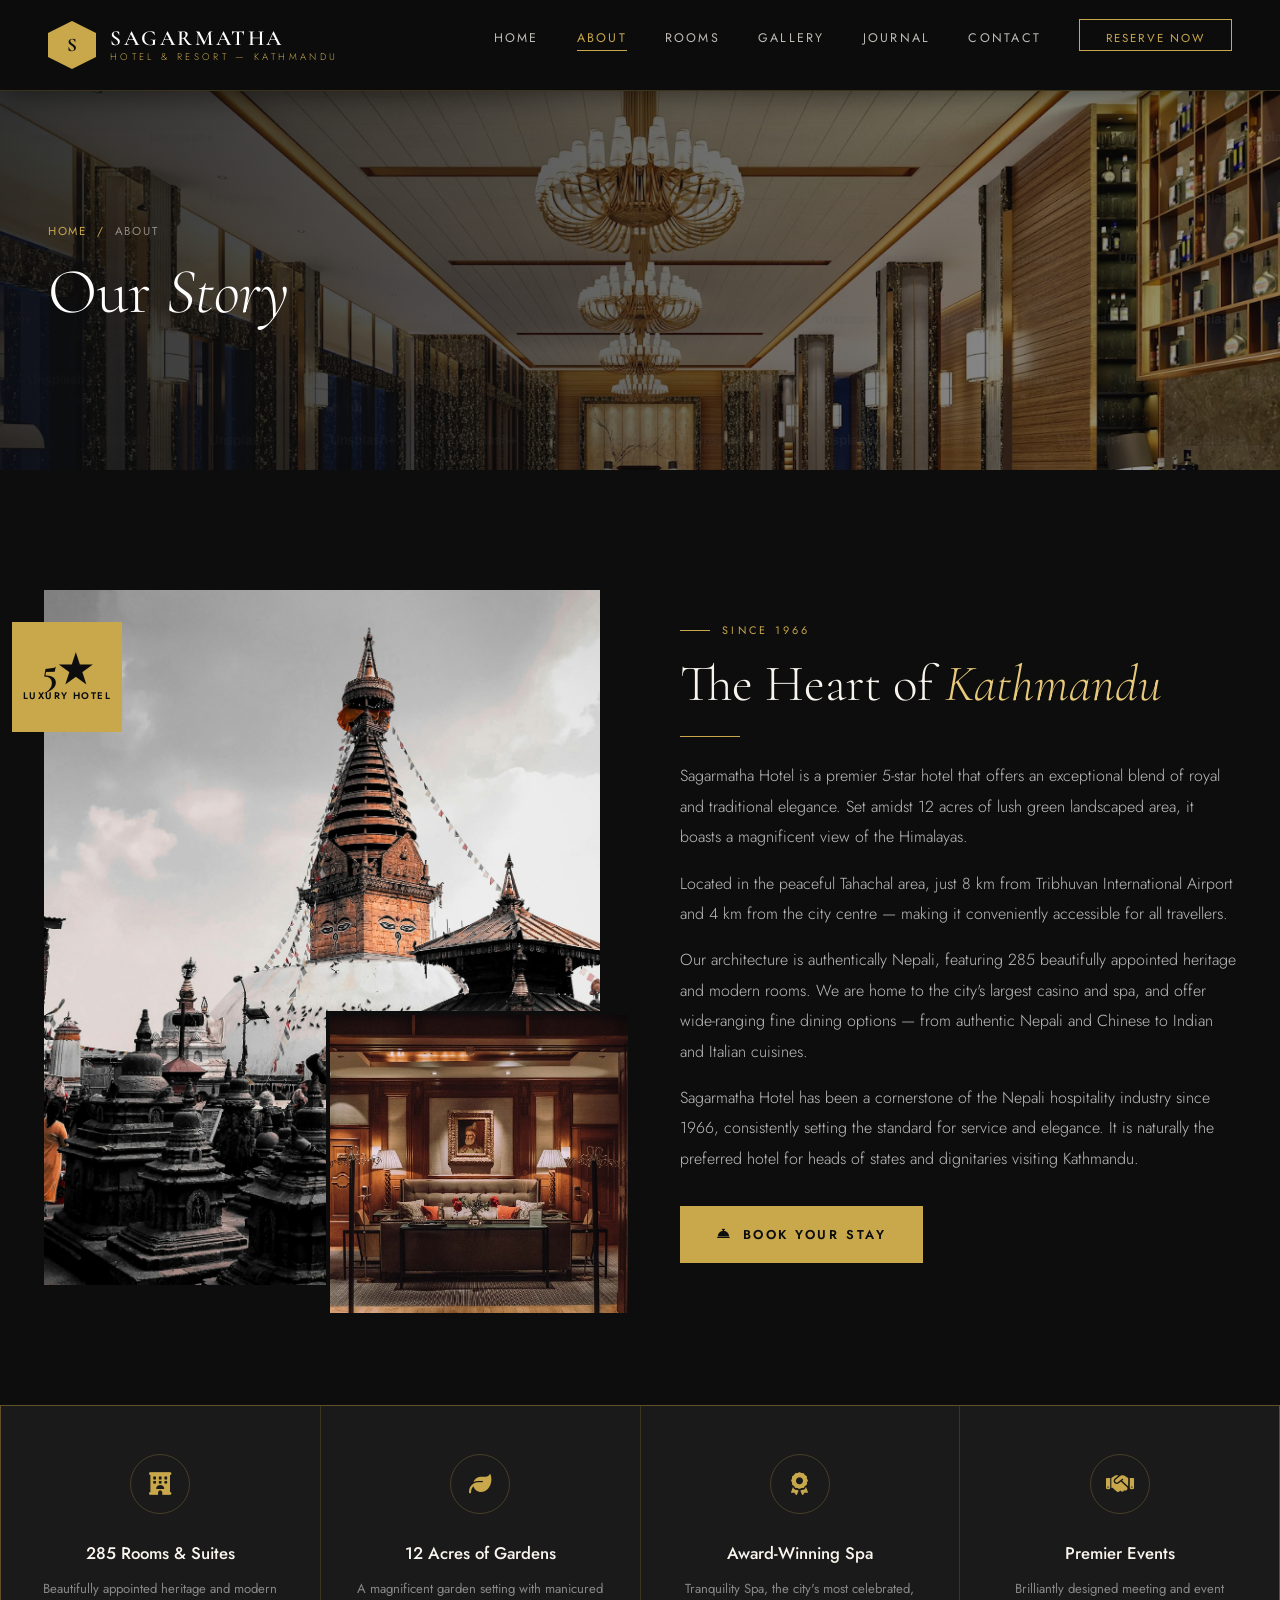
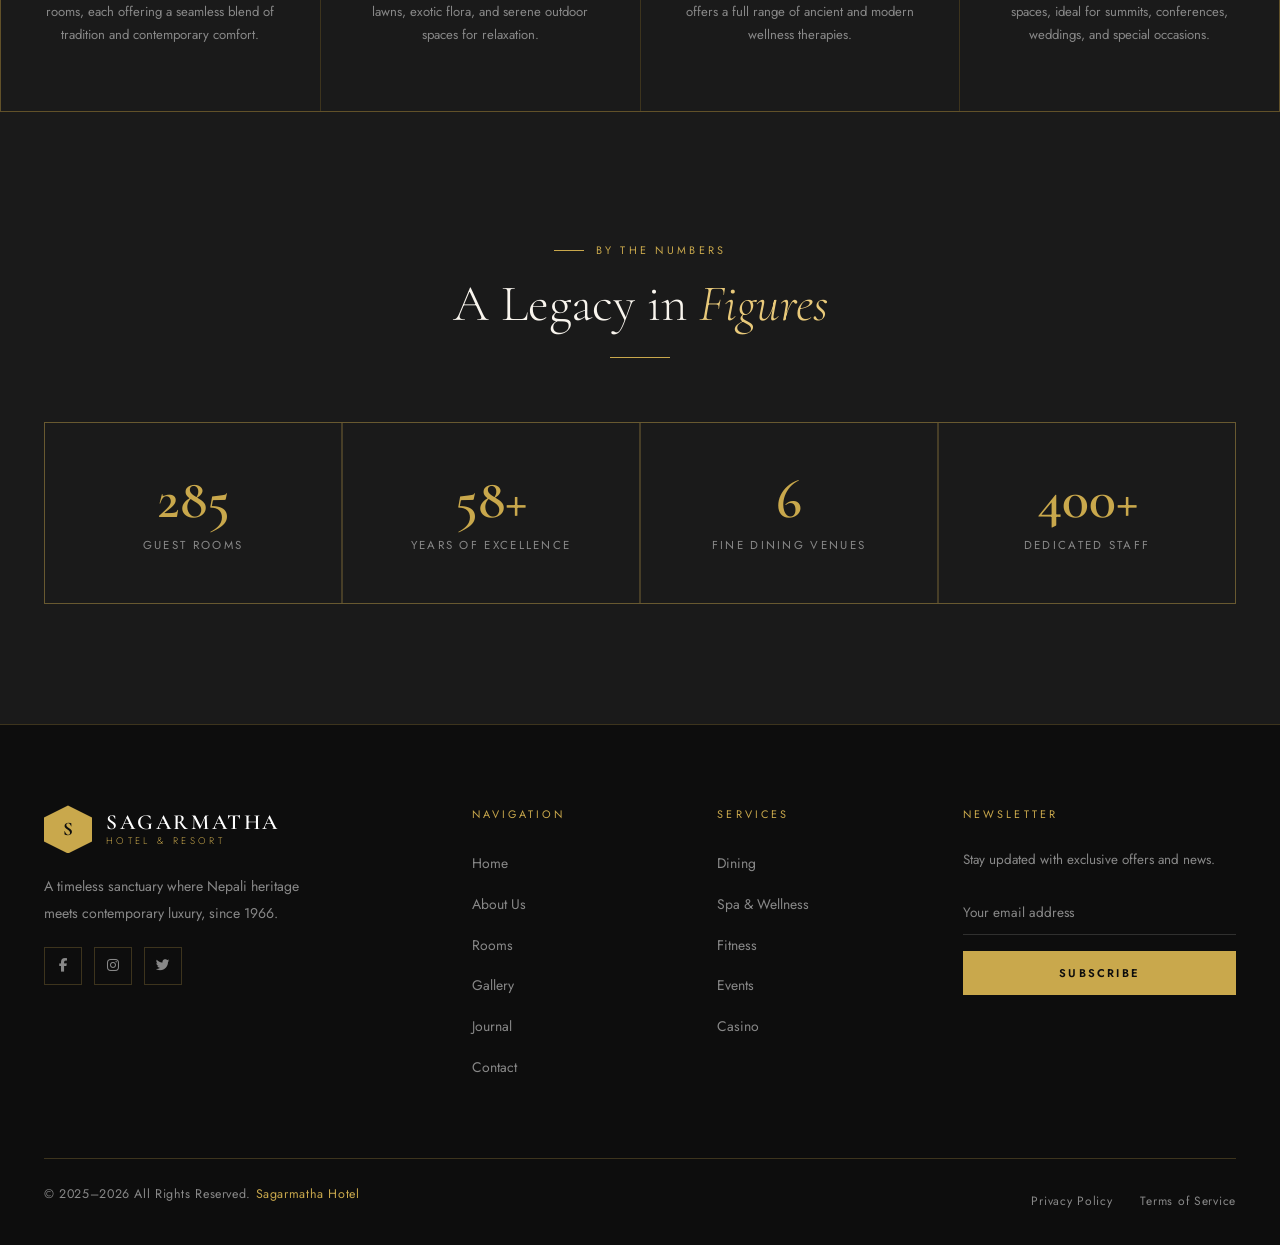
<file: about.html>
<!DOCTYPE html>
<html lang="en">
<head>
  <meta charset="utf-8">
  <meta name="viewport" content="width=device-width, initial-scale=1">
  <title>About — Sagarmatha Hotel, Kathmandu</title>
  <link rel="preconnect" href="https://fonts.googleapis.com">
  <link href="https://fonts.googleapis.com/css2?family=Cormorant+Garamond:ital,wght@0,300;0,400;0,500;0,600;0,700;1,300;1,400&family=Jost:wght@200;300;400;500;600;700&display=swap" rel="stylesheet">
  <link rel="stylesheet" href="https://cdnjs.cloudflare.com/ajax/libs/font-awesome/6.5.0/css/all.min.css">
  <link rel="stylesheet" href="css/bootstrap.min.css">
  <link rel="stylesheet" href="css/sagarmatha.css">
</head>
<body>
<div class="sh-loader" id="shLoader"><div class="sh-loader-logo">SH</div><div class="sh-loader-bar"></div></div>
<div class="sh-mobile-nav" id="mobileNav">
  <button class="sh-mobile-close" id="mobileClose"><i class="fa fa-times"></i></button>
  <a href="index.html">Home</a><a href="about.html">About</a><a href="room.html">Rooms</a><a href="gallery.html">Gallery</a><a href="blog.html">Journal</a><a href="contact.html">Contact</a>
</div>
<nav class="sh-nav scrolled" id="shNav">
  <div class="sh-nav-inner">
    <a href="index.html" class="sh-logo"><div class="sh-logo-icon">S</div><div class="sh-logo-text"><span class="sh-logo-name">Sagarmatha</span><span class="sh-logo-tagline">Hotel &amp; Resort — Kathmandu</span></div></a>
    <ul class="sh-nav-links">
      <li><a href="index.html">Home</a></li><li><a href="about.html" class="active">About</a></li><li><a href="room.html">Rooms</a></li><li><a href="gallery.html">Gallery</a></li><li><a href="blog.html">Journal</a></li><li><a href="contact.html">Contact</a></li>
      <li><a href="room.html" class="sh-nav-cta">Reserve Now</a></li>
    </ul>
    <button class="sh-hamburger" id="menuBtn"><span></span><span></span><span></span></button>
  </div>
</nav>

<div class="sh-page-banner">
  <img src="images/banner2.jpg" alt="About Sagarmatha Hotel">
  <div class="sh-page-banner-overlay"></div>
  <div class="sh-page-banner-content">
    <div class="sh-breadcrumb"><a href="index.html">Home</a><span class="sh-breadcrumb-sep">/</span><span>About</span></div>
    <h1 class="sh-page-title">Our <em>Story</em></h1>
  </div>
</div>

<section class="sh-section">
  <div class="container">
    <div class="sh-about-grid">
      <div class="sh-about-img-wrap sh-fade-up">
        <img class="sh-about-img-main" src="images/about.jpg" alt="Sagarmatha Hotel">
        <img class="sh-about-img-accent" src="images/gallery2.jpg" alt="Detail">
        <div class="sh-about-badge"><span>5&#9733;</span><span>Luxury Hotel</span></div>
      </div>
      <div class="sh-fade-up">
        <div class="sh-label">Since 1966</div>
        <h2 class="sh-section-title">The Heart of <em>Kathmandu</em></h2>
        <div class="sh-divider"></div>
        <p class="sh-section-desc">Sagarmatha Hotel is a premier 5-star hotel that offers an exceptional blend of royal and traditional elegance. Set amidst 12 acres of lush green landscaped area, it boasts a magnificent view of the Himalayas.</p>
        <p class="sh-section-desc" style="margin-top:14px;">Located in the peaceful Tahachal area, just 8 km from Tribhuvan International Airport and 4 km from the city centre — making it conveniently accessible for all travellers.</p>
        <p class="sh-section-desc" style="margin-top:14px;">Our architecture is authentically Nepali, featuring 285 beautifully appointed heritage and modern rooms. We are home to the city's largest casino and spa, and offer wide-ranging fine dining options — from authentic Nepali and Chinese to Indian and Italian cuisines.</p>
        <p class="sh-section-desc" style="margin-top:14px;">Sagarmatha Hotel has been a cornerstone of the Nepali hospitality industry since 1966, consistently setting the standard for service and elegance. It is naturally the preferred hotel for heads of states and dignitaries visiting Kathmandu.</p>
        <div style="margin-top:32px;"><a href="room.html" class="sh-btn-primary"><i class="fa fa-concierge-bell"></i> Book Your Stay</a></div>
      </div>
    </div>
  </div>
</section>

<div class="sh-features-grid">
  <div class="sh-feature sh-fade-up"><div class="sh-feature-icon"><i class="fa fa-hotel"></i></div><div class="sh-feature-title">285 Rooms &amp; Suites</div><p>Beautifully appointed heritage and modern rooms, each offering a seamless blend of tradition and contemporary comfort.</p></div>
  <div class="sh-feature sh-fade-up"><div class="sh-feature-icon"><i class="fa fa-leaf"></i></div><div class="sh-feature-title">12 Acres of Gardens</div><p>A magnificent garden setting with manicured lawns, exotic flora, and serene outdoor spaces for relaxation.</p></div>
  <div class="sh-feature sh-fade-up"><div class="sh-feature-icon"><i class="fa fa-award"></i></div><div class="sh-feature-title">Award-Winning Spa</div><p>Tranquility Spa, the city's most celebrated, offers a full range of ancient and modern wellness therapies.</p></div>
  <div class="sh-feature sh-fade-up"><div class="sh-feature-icon"><i class="fa fa-handshake"></i></div><div class="sh-feature-title">Premier Events</div><p>Brilliantly designed meeting and event spaces, ideal for summits, conferences, weddings, and special occasions.</p></div>
</div>

<section class="sh-section sh-section-alt">
  <div class="container">
    <div class="sh-section-header centered sh-fade-up">
      <div class="sh-label" style="justify-content:center;">By the Numbers</div>
      <h2 class="sh-section-title">A Legacy in <em>Figures</em></h2>
      <div class="sh-divider centered"></div>
    </div>
    <div style="display:grid;grid-template-columns:repeat(4,1fr);gap:2px;background:var(--border);border:1px solid var(--border);">
      <div style="background:var(--dark-2);padding:48px 32px;text-align:center;" class="sh-fade-up"><div style="font-family:'Cormorant Garamond',serif;font-size:3.5rem;font-weight:600;color:var(--gold);line-height:1;">285</div><div style="font-size:0.72rem;letter-spacing:0.2em;text-transform:uppercase;color:var(--text-mid);margin-top:8px;">Guest Rooms</div></div>
      <div style="background:var(--dark-2);padding:48px 32px;text-align:center;" class="sh-fade-up"><div style="font-family:'Cormorant Garamond',serif;font-size:3.5rem;font-weight:600;color:var(--gold);line-height:1;">58+</div><div style="font-size:0.72rem;letter-spacing:0.2em;text-transform:uppercase;color:var(--text-mid);margin-top:8px;">Years of Excellence</div></div>
      <div style="background:var(--dark-2);padding:48px 32px;text-align:center;" class="sh-fade-up"><div style="font-family:'Cormorant Garamond',serif;font-size:3.5rem;font-weight:600;color:var(--gold);line-height:1;">6</div><div style="font-size:0.72rem;letter-spacing:0.2em;text-transform:uppercase;color:var(--text-mid);margin-top:8px;">Fine Dining Venues</div></div>
      <div style="background:var(--dark-2);padding:48px 32px;text-align:center;" class="sh-fade-up"><div style="font-family:'Cormorant Garamond',serif;font-size:3.5rem;font-weight:600;color:var(--gold);line-height:1;">400+</div><div style="font-size:0.72rem;letter-spacing:0.2em;text-transform:uppercase;color:var(--text-mid);margin-top:8px;">Dedicated Staff</div></div>
    </div>
  </div>
</section>

<footer class="sh-footer">
  <div class="container">
    <div class="sh-footer-main">
      <div><a href="index.html" class="sh-logo" style="margin-bottom:16px;"><div class="sh-logo-icon">S</div><div class="sh-logo-text"><span class="sh-logo-name">Sagarmatha</span><span class="sh-logo-tagline">Hotel &amp; Resort</span></div></a><p class="sh-footer-brand-desc">A timeless sanctuary where Nepali heritage meets contemporary luxury, since 1966.</p><div class="sh-footer-social"><a href="#"><i class="fab fa-facebook-f"></i></a><a href="#"><i class="fab fa-instagram"></i></a><a href="#"><i class="fab fa-twitter"></i></a></div></div>
      <div><div class="sh-footer-col-title">Navigation</div><ul class="sh-footer-links"><li><a href="index.html">Home</a></li><li><a href="about.html">About Us</a></li><li><a href="room.html">Rooms</a></li><li><a href="gallery.html">Gallery</a></li><li><a href="blog.html">Journal</a></li><li><a href="contact.html">Contact</a></li></ul></div>
      <div><div class="sh-footer-col-title">Services</div><ul class="sh-footer-links"><li><a href="#">Dining</a></li><li><a href="#">Spa &amp; Wellness</a></li><li><a href="#">Fitness</a></li><li><a href="#">Events</a></li><li><a href="#">Casino</a></li></ul></div>
      <div><div class="sh-footer-col-title">Newsletter</div><p style="font-size:0.84rem;color:var(--text-mid);margin-bottom:18px;line-height:1.7;">Stay updated with exclusive offers and news.</p><div class="sh-footer-newsletter"><input type="email" placeholder="Your email address"><button type="button">Subscribe</button></div></div>
    </div>
    <div class="sh-footer-bottom">
      <p class="sh-footer-copy">&copy; 2025&ndash;2026 All Rights Reserved. <a href="index.html">Sagarmatha Hotel</a></p>
      <div class="sh-footer-legal"><a href="#">Privacy Policy</a><a href="#">Terms of Service</a></div>
    </div>
  </div>
</footer>
<script src="js/jquery.min.js"></script><script src="js/bootstrap.bundle.min.js"></script>
<script>
window.addEventListener('load',function(){setTimeout(function(){document.getElementById('shLoader').classList.add('hidden');},1200);});
document.getElementById('menuBtn').addEventListener('click',function(){document.getElementById('mobileNav').classList.add('open');});
document.getElementById('mobileClose').addEventListener('click',function(){document.getElementById('mobileNav').classList.remove('open');});
var fadeEls=document.querySelectorAll('.sh-fade-up');var observer=new IntersectionObserver(function(entries){entries.forEach(function(entry){if(entry.isIntersecting)entry.target.classList.add('visible');});},{threshold:0.12});fadeEls.forEach(function(el){observer.observe(el);});
</script>
</body>
</html>
</file>
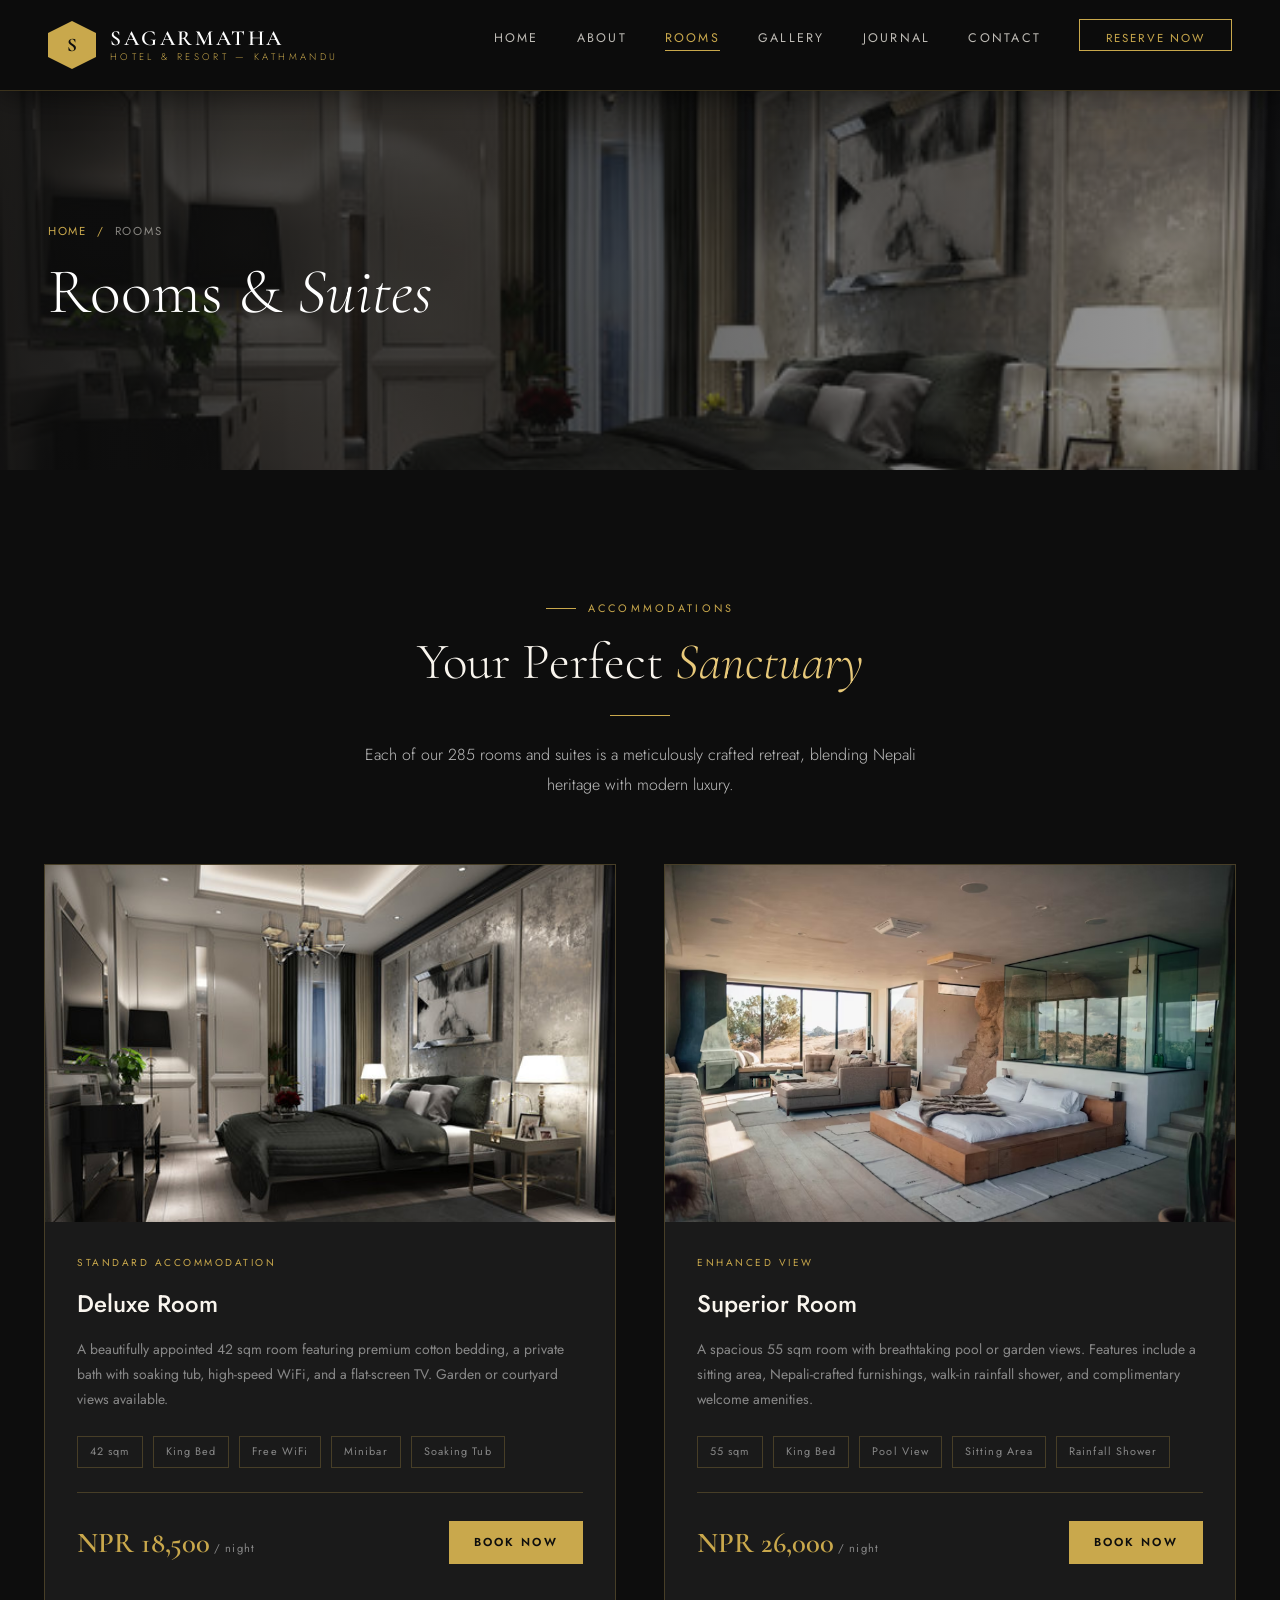
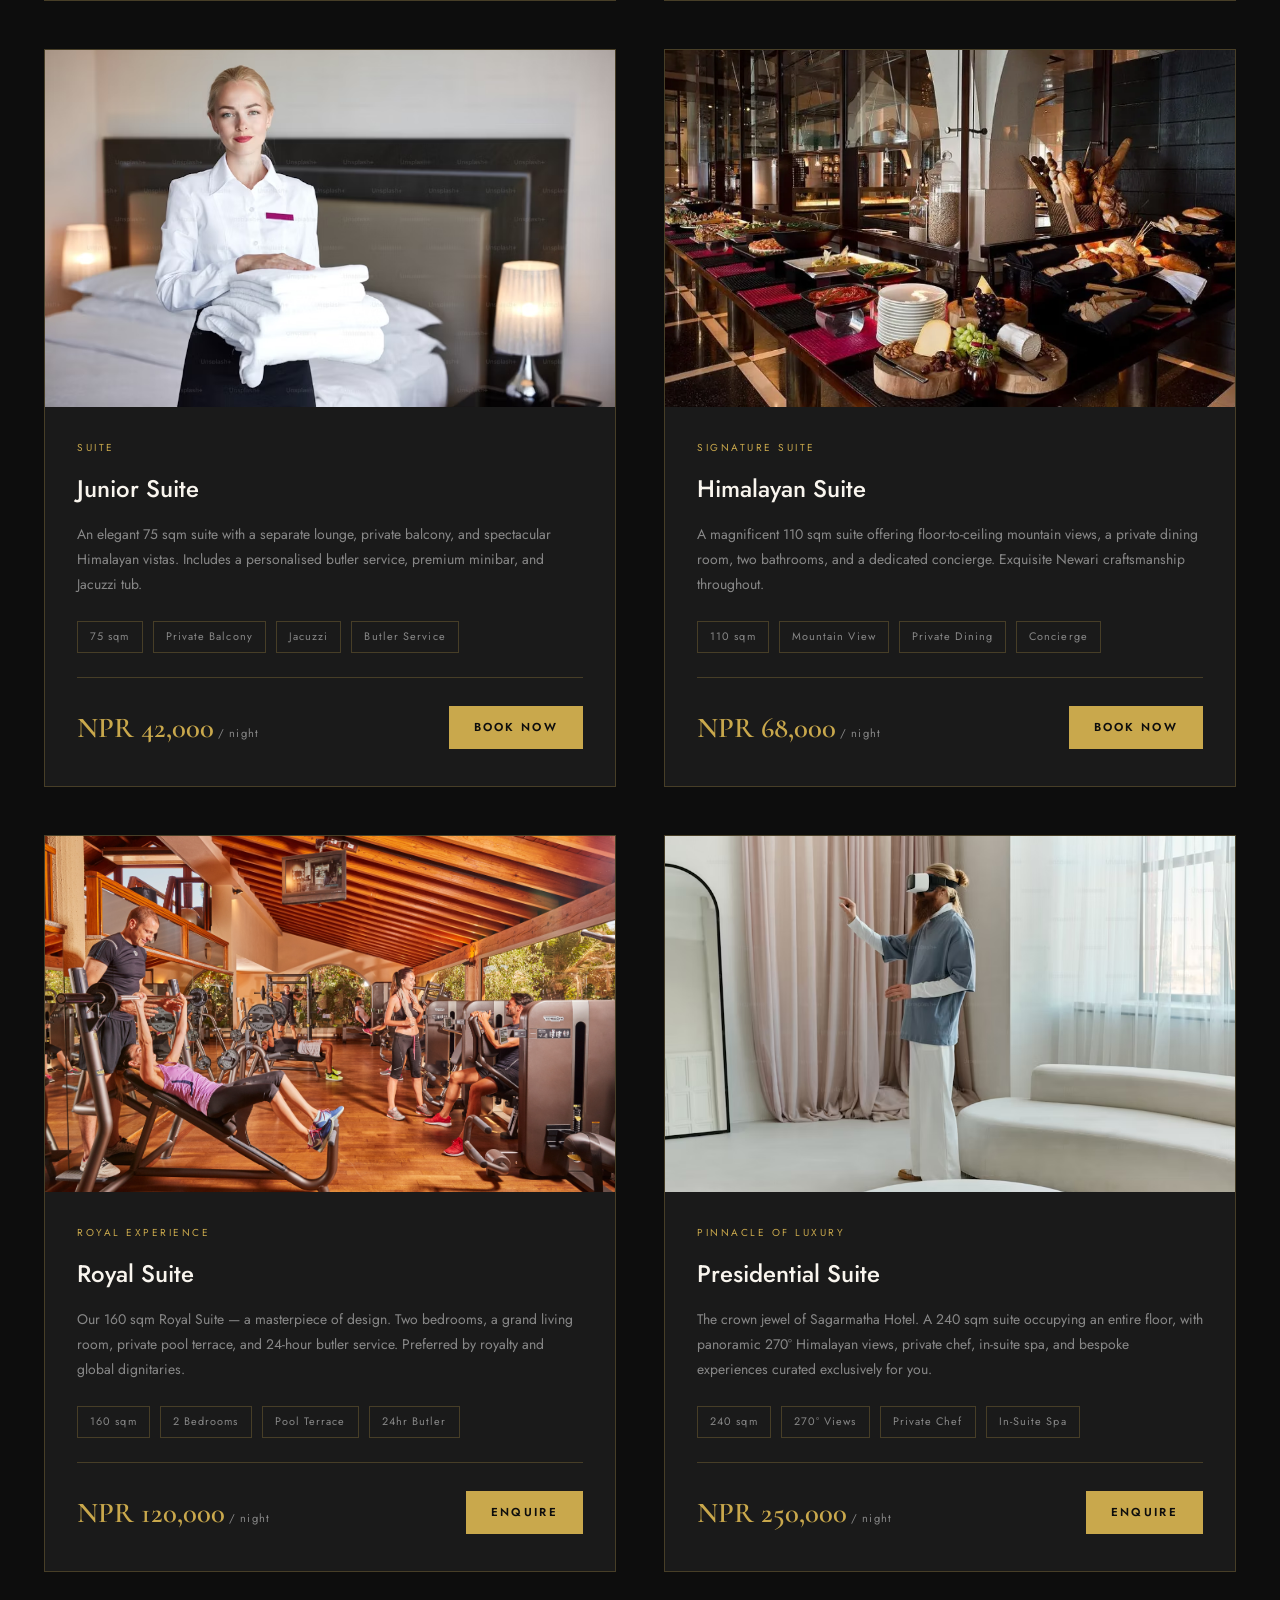
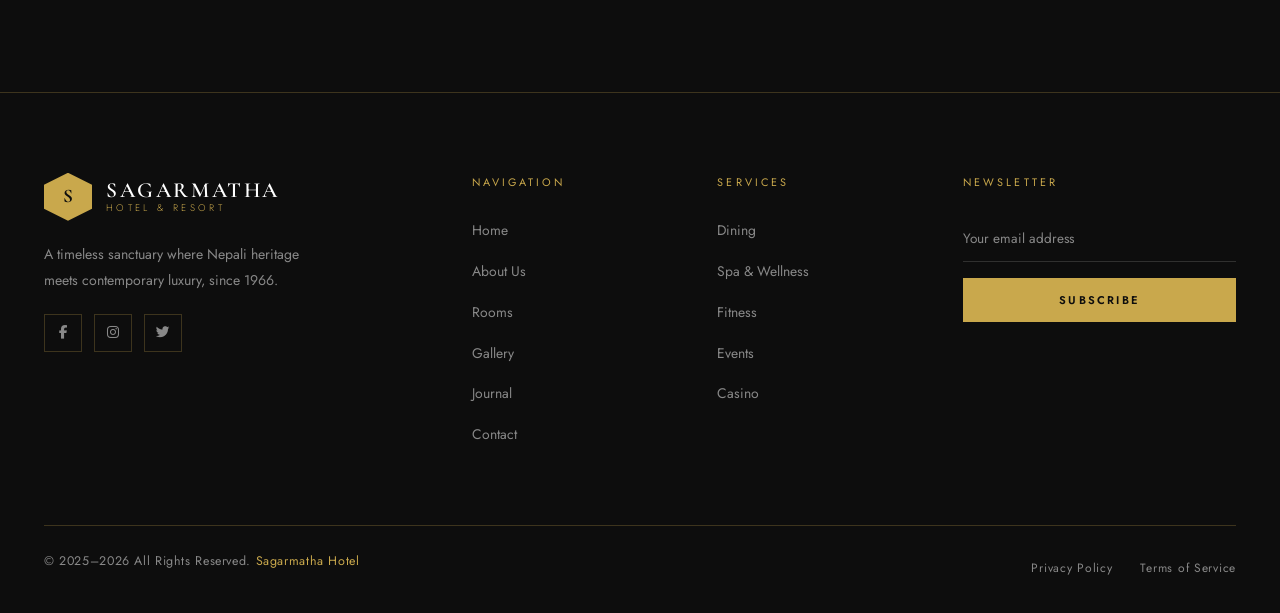
<file: room.html>
<!DOCTYPE html>
<html lang="en">
<head>
  <meta charset="utf-8">
  <meta name="viewport" content="width=device-width, initial-scale=1">
  <title>Rooms &amp; Suites — Sagarmatha Hotel</title>
  <link href="https://fonts.googleapis.com/css2?family=Cormorant+Garamond:ital,wght@0,300;0,400;0,500;0,600;0,700;1,300;1,400&family=Jost:wght@200;300;400;500;600;700&display=swap" rel="stylesheet">
  <link rel="stylesheet" href="https://cdnjs.cloudflare.com/ajax/libs/font-awesome/6.5.0/css/all.min.css">
  <link rel="stylesheet" href="css/bootstrap.min.css">
  <link rel="stylesheet" href="css/sagarmatha.css">
</head>
<body>
<div class="sh-loader" id="shLoader"><div class="sh-loader-logo">SH</div><div class="sh-loader-bar"></div></div>
<div class="sh-mobile-nav" id="mobileNav">
  <button class="sh-mobile-close" id="mobileClose"><i class="fa fa-times"></i></button>
  <a href="index.html">Home</a><a href="about.html">About</a><a href="room.html">Rooms</a><a href="gallery.html">Gallery</a><a href="blog.html">Journal</a><a href="contact.html">Contact</a>
</div>
<nav class="sh-nav scrolled">
  <div class="sh-nav-inner">
    <a href="index.html" class="sh-logo"><div class="sh-logo-icon">S</div><div class="sh-logo-text"><span class="sh-logo-name">Sagarmatha</span><span class="sh-logo-tagline">Hotel &amp; Resort — Kathmandu</span></div></a>
    <ul class="sh-nav-links">
      <li><a href="index.html">Home</a></li><li><a href="about.html">About</a></li><li><a href="room.html" class="active">Rooms</a></li><li><a href="gallery.html">Gallery</a></li><li><a href="blog.html">Journal</a></li><li><a href="contact.html">Contact</a></li>
      <li><a href="#" class="sh-nav-cta">Reserve Now</a></li>
    </ul>
    <button class="sh-hamburger" id="menuBtn"><span></span><span></span><span></span></button>
  </div>
</nav>

<div class="sh-page-banner">
  <img src="images/room1.jpg" alt="Rooms">
  <div class="sh-page-banner-overlay"></div>
  <div class="sh-page-banner-content">
    <div class="sh-breadcrumb"><a href="index.html">Home</a><span class="sh-breadcrumb-sep">/</span><span>Rooms</span></div>
    <h1 class="sh-page-title">Rooms &amp; <em>Suites</em></h1>
  </div>
</div>

<section class="sh-section">
  <div class="container">
    <div class="sh-section-header centered sh-fade-up">
      <div class="sh-label" style="justify-content:center;">Accommodations</div>
      <h2 class="sh-section-title">Your Perfect <em>Sanctuary</em></h2>
      <div class="sh-divider centered"></div>
      <p class="sh-section-desc centered">Each of our 285 rooms and suites is a meticulously crafted retreat, blending Nepali heritage with modern luxury.</p>
    </div>
    <div class="sh-rooms-grid">
      <div class="sh-room-card sh-fade-up">
        <div class="sh-room-img"><img src="images/room1.jpg" alt="Deluxe Room"></div>
        <div class="sh-room-body">
          <div class="sh-room-type">Standard Accommodation</div>
          <div class="sh-room-name">Deluxe Room</div>
          <p class="sh-room-desc">A beautifully appointed 42 sqm room featuring premium cotton bedding, a private bath with soaking tub, high-speed WiFi, and a flat-screen TV. Garden or courtyard views available.</p>
          <div class="sh-room-amenities">
            <span class="sh-amenity-tag">42 sqm</span><span class="sh-amenity-tag">King Bed</span><span class="sh-amenity-tag">Free WiFi</span><span class="sh-amenity-tag">Minibar</span><span class="sh-amenity-tag">Soaking Tub</span>
          </div>
          <div class="sh-room-footer">
            <div class="sh-room-price"><span>NPR 18,500</span><span> / night</span></div>
            <a href="contact.html" class="sh-btn-primary" style="padding:10px 24px;font-size:0.72rem;">Book Now</a>
          </div>
        </div>
      </div>
      <div class="sh-room-card sh-fade-up">
        <div class="sh-room-img"><img src="images/room2.jpg" alt="Superior Room"></div>
        <div class="sh-room-body">
          <div class="sh-room-type">Enhanced View</div>
          <div class="sh-room-name">Superior Room</div>
          <p class="sh-room-desc">A spacious 55 sqm room with breathtaking pool or garden views. Features include a sitting area, Nepali-crafted furnishings, walk-in rainfall shower, and complimentary welcome amenities.</p>
          <div class="sh-room-amenities">
            <span class="sh-amenity-tag">55 sqm</span><span class="sh-amenity-tag">King Bed</span><span class="sh-amenity-tag">Pool View</span><span class="sh-amenity-tag">Sitting Area</span><span class="sh-amenity-tag">Rainfall Shower</span>
          </div>
          <div class="sh-room-footer">
            <div class="sh-room-price"><span>NPR 26,000</span><span> / night</span></div>
            <a href="contact.html" class="sh-btn-primary" style="padding:10px 24px;font-size:0.72rem;">Book Now</a>
          </div>
        </div>
      </div>
      <div class="sh-room-card sh-fade-up">
        <div class="sh-room-img"><img src="images/room3.jpg" alt="Junior Suite"></div>
        <div class="sh-room-body">
          <div class="sh-room-type">Suite</div>
          <div class="sh-room-name">Junior Suite</div>
          <p class="sh-room-desc">An elegant 75 sqm suite with a separate lounge, private balcony, and spectacular Himalayan vistas. Includes a personalised butler service, premium minibar, and Jacuzzi tub.</p>
          <div class="sh-room-amenities">
            <span class="sh-amenity-tag">75 sqm</span><span class="sh-amenity-tag">Private Balcony</span><span class="sh-amenity-tag">Jacuzzi</span><span class="sh-amenity-tag">Butler Service</span>
          </div>
          <div class="sh-room-footer">
            <div class="sh-room-price"><span>NPR 42,000</span><span> / night</span></div>
            <a href="contact.html" class="sh-btn-primary" style="padding:10px 24px;font-size:0.72rem;">Book Now</a>
          </div>
        </div>
      </div>
      <div class="sh-room-card sh-fade-up">
        <div class="sh-room-img"><img src="images/room4.jpg" alt="Himalayan Suite"></div>
        <div class="sh-room-body">
          <div class="sh-room-type">Signature Suite</div>
          <div class="sh-room-name">Himalayan Suite</div>
          <p class="sh-room-desc">A magnificent 110 sqm suite offering floor-to-ceiling mountain views, a private dining room, two bathrooms, and a dedicated concierge. Exquisite Newari craftsmanship throughout.</p>
          <div class="sh-room-amenities">
            <span class="sh-amenity-tag">110 sqm</span><span class="sh-amenity-tag">Mountain View</span><span class="sh-amenity-tag">Private Dining</span><span class="sh-amenity-tag">Concierge</span>
          </div>
          <div class="sh-room-footer">
            <div class="sh-room-price"><span>NPR 68,000</span><span> / night</span></div>
            <a href="contact.html" class="sh-btn-primary" style="padding:10px 24px;font-size:0.72rem;">Book Now</a>
          </div>
        </div>
      </div>
      <div class="sh-room-card sh-fade-up">
        <div class="sh-room-img"><img src="images/room5.jpg" alt="Royal Suite"></div>
        <div class="sh-room-body">
          <div class="sh-room-type">Royal Experience</div>
          <div class="sh-room-name">Royal Suite</div>
          <p class="sh-room-desc">Our 160 sqm Royal Suite — a masterpiece of design. Two bedrooms, a grand living room, private pool terrace, and 24-hour butler service. Preferred by royalty and global dignitaries.</p>
          <div class="sh-room-amenities">
            <span class="sh-amenity-tag">160 sqm</span><span class="sh-amenity-tag">2 Bedrooms</span><span class="sh-amenity-tag">Pool Terrace</span><span class="sh-amenity-tag">24hr Butler</span>
          </div>
          <div class="sh-room-footer">
            <div class="sh-room-price"><span>NPR 120,000</span><span> / night</span></div>
            <a href="contact.html" class="sh-btn-primary" style="padding:10px 24px;font-size:0.72rem;">Enquire</a>
          </div>
        </div>
      </div>
      <div class="sh-room-card sh-fade-up">
        <div class="sh-room-img"><img src="images/room6.jpg" alt="Presidential Suite"></div>
        <div class="sh-room-body">
          <div class="sh-room-type">Pinnacle of Luxury</div>
          <div class="sh-room-name">Presidential Suite</div>
          <p class="sh-room-desc">The crown jewel of Sagarmatha Hotel. A 240 sqm suite occupying an entire floor, with panoramic 270° Himalayan views, private chef, in-suite spa, and bespoke experiences curated exclusively for you.</p>
          <div class="sh-room-amenities">
            <span class="sh-amenity-tag">240 sqm</span><span class="sh-amenity-tag">270° Views</span><span class="sh-amenity-tag">Private Chef</span><span class="sh-amenity-tag">In-Suite Spa</span>
          </div>
          <div class="sh-room-footer">
            <div class="sh-room-price"><span>NPR 250,000</span><span> / night</span></div>
            <a href="contact.html" class="sh-btn-primary" style="padding:10px 24px;font-size:0.72rem;">Enquire</a>
          </div>
        </div>
      </div>
    </div>
  </div>
</section>

<footer class="sh-footer">
  <div class="container">
    <div class="sh-footer-main">
      <div><a href="index.html" class="sh-logo" style="margin-bottom:16px;"><div class="sh-logo-icon">S</div><div class="sh-logo-text"><span class="sh-logo-name">Sagarmatha</span><span class="sh-logo-tagline">Hotel &amp; Resort</span></div></a><p class="sh-footer-brand-desc">A timeless sanctuary where Nepali heritage meets contemporary luxury, since 1966.</p><div class="sh-footer-social"><a href="#"><i class="fab fa-facebook-f"></i></a><a href="#"><i class="fab fa-instagram"></i></a><a href="#"><i class="fab fa-twitter"></i></a></div></div>
      <div><div class="sh-footer-col-title">Navigation</div><ul class="sh-footer-links"><li><a href="index.html">Home</a></li><li><a href="about.html">About Us</a></li><li><a href="room.html">Rooms</a></li><li><a href="gallery.html">Gallery</a></li><li><a href="blog.html">Journal</a></li><li><a href="contact.html">Contact</a></li></ul></div>
      <div><div class="sh-footer-col-title">Services</div><ul class="sh-footer-links"><li><a href="#">Dining</a></li><li><a href="#">Spa &amp; Wellness</a></li><li><a href="#">Fitness</a></li><li><a href="#">Events</a></li><li><a href="#">Casino</a></li></ul></div>
      <div><div class="sh-footer-col-title">Newsletter</div><div class="sh-footer-newsletter"><input type="email" placeholder="Your email address"><button type="button">Subscribe</button></div></div>
    </div>
    <div class="sh-footer-bottom">
      <p class="sh-footer-copy">&copy; 2025&ndash;2026 All Rights Reserved. <a href="index.html">Sagarmatha Hotel</a></p>
      <div class="sh-footer-legal"><a href="#">Privacy Policy</a><a href="#">Terms of Service</a></div>
    </div>
  </div>
</footer>
<script src="js/jquery.min.js"></script><script src="js/bootstrap.bundle.min.js"></script>
<script>
window.addEventListener('load',function(){setTimeout(function(){document.getElementById('shLoader').classList.add('hidden');},1200);});
document.getElementById('menuBtn').addEventListener('click',function(){document.getElementById('mobileNav').classList.add('open');});
document.getElementById('mobileClose').addEventListener('click',function(){document.getElementById('mobileNav').classList.remove('open');});
var fadeEls=document.querySelectorAll('.sh-fade-up');var observer=new IntersectionObserver(function(entries){entries.forEach(function(entry){if(entry.isIntersecting)entry.target.classList.add('visible');});},{threshold:0.12});fadeEls.forEach(function(el){observer.observe(el);});
</script>
</body>
</html>
</file>
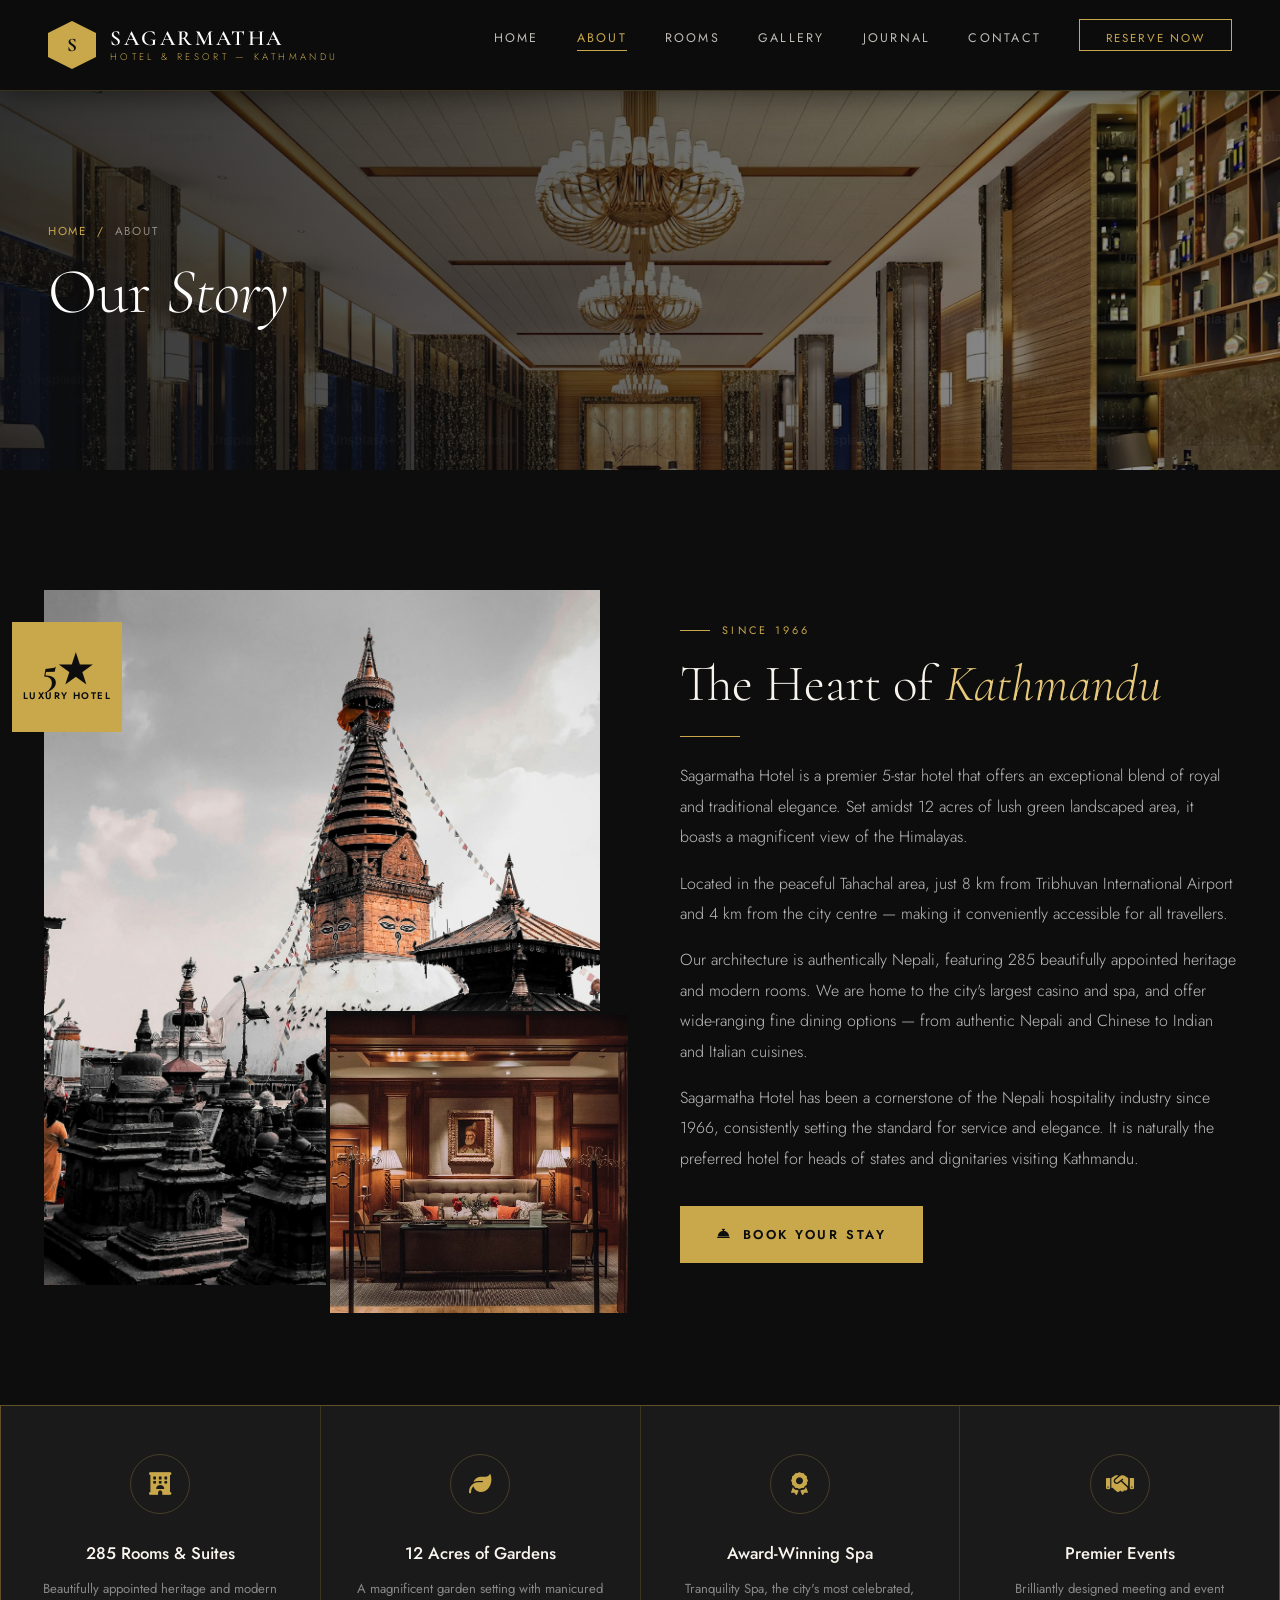
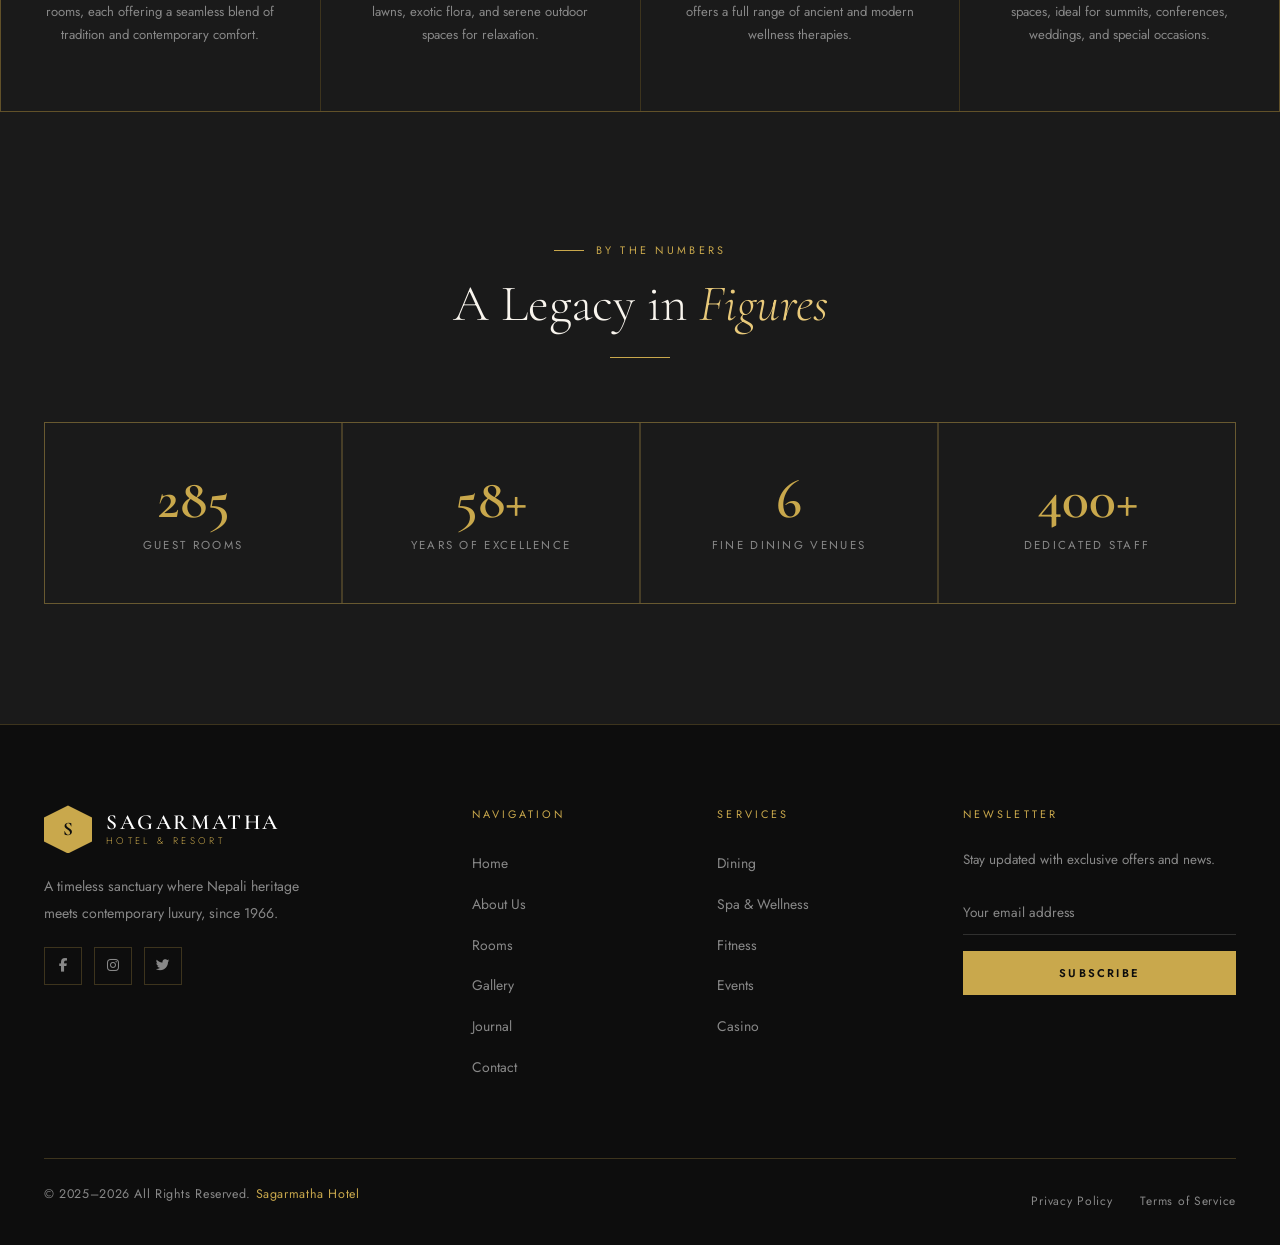
<file: Sagarmatha-Hotel/about.html>
<!DOCTYPE html>
<html lang="en">
<head>
  <meta charset="utf-8">
  <meta name="viewport" content="width=device-width, initial-scale=1">
  <title>About — Sagarmatha Hotel, Kathmandu</title>
  <link rel="preconnect" href="https://fonts.googleapis.com">
  <link href="https://fonts.googleapis.com/css2?family=Cormorant+Garamond:ital,wght@0,300;0,400;0,500;0,600;0,700;1,300;1,400&family=Jost:wght@200;300;400;500;600;700&display=swap" rel="stylesheet">
  <link rel="stylesheet" href="https://cdnjs.cloudflare.com/ajax/libs/font-awesome/6.5.0/css/all.min.css">
  <link rel="stylesheet" href="css/bootstrap.min.css">
  <link rel="stylesheet" href="css/sagarmatha.css">
</head>
<body>
<div class="sh-loader" id="shLoader"><div class="sh-loader-logo">SH</div><div class="sh-loader-bar"></div></div>
<div class="sh-mobile-nav" id="mobileNav">
  <button class="sh-mobile-close" id="mobileClose"><i class="fa fa-times"></i></button>
  <a href="index.html">Home</a><a href="about.html">About</a><a href="room.html">Rooms</a><a href="gallery.html">Gallery</a><a href="blog.html">Journal</a><a href="contact.html">Contact</a>
</div>
<nav class="sh-nav scrolled" id="shNav">
  <div class="sh-nav-inner">
    <a href="index.html" class="sh-logo"><div class="sh-logo-icon">S</div><div class="sh-logo-text"><span class="sh-logo-name">Sagarmatha</span><span class="sh-logo-tagline">Hotel &amp; Resort — Kathmandu</span></div></a>
    <ul class="sh-nav-links">
      <li><a href="index.html">Home</a></li><li><a href="about.html" class="active">About</a></li><li><a href="room.html">Rooms</a></li><li><a href="gallery.html">Gallery</a></li><li><a href="blog.html">Journal</a></li><li><a href="contact.html">Contact</a></li>
      <li><a href="room.html" class="sh-nav-cta">Reserve Now</a></li>
    </ul>
    <button class="sh-hamburger" id="menuBtn"><span></span><span></span><span></span></button>
  </div>
</nav>

<div class="sh-page-banner">
  <img src="images/banner2.jpg" alt="About Sagarmatha Hotel">
  <div class="sh-page-banner-overlay"></div>
  <div class="sh-page-banner-content">
    <div class="sh-breadcrumb"><a href="index.html">Home</a><span class="sh-breadcrumb-sep">/</span><span>About</span></div>
    <h1 class="sh-page-title">Our <em>Story</em></h1>
  </div>
</div>

<section class="sh-section">
  <div class="container">
    <div class="sh-about-grid">
      <div class="sh-about-img-wrap sh-fade-up">
        <img class="sh-about-img-main" src="images/about.jpg" alt="Sagarmatha Hotel">
        <img class="sh-about-img-accent" src="images/gallery2.jpg" alt="Detail">
        <div class="sh-about-badge"><span>5&#9733;</span><span>Luxury Hotel</span></div>
      </div>
      <div class="sh-fade-up">
        <div class="sh-label">Since 1966</div>
        <h2 class="sh-section-title">The Heart of <em>Kathmandu</em></h2>
        <div class="sh-divider"></div>
        <p class="sh-section-desc">Sagarmatha Hotel is a premier 5-star hotel that offers an exceptional blend of royal and traditional elegance. Set amidst 12 acres of lush green landscaped area, it boasts a magnificent view of the Himalayas.</p>
        <p class="sh-section-desc" style="margin-top:14px;">Located in the peaceful Tahachal area, just 8 km from Tribhuvan International Airport and 4 km from the city centre — making it conveniently accessible for all travellers.</p>
        <p class="sh-section-desc" style="margin-top:14px;">Our architecture is authentically Nepali, featuring 285 beautifully appointed heritage and modern rooms. We are home to the city's largest casino and spa, and offer wide-ranging fine dining options — from authentic Nepali and Chinese to Indian and Italian cuisines.</p>
        <p class="sh-section-desc" style="margin-top:14px;">Sagarmatha Hotel has been a cornerstone of the Nepali hospitality industry since 1966, consistently setting the standard for service and elegance. It is naturally the preferred hotel for heads of states and dignitaries visiting Kathmandu.</p>
        <div style="margin-top:32px;"><a href="room.html" class="sh-btn-primary"><i class="fa fa-concierge-bell"></i> Book Your Stay</a></div>
      </div>
    </div>
  </div>
</section>

<div class="sh-features-grid">
  <div class="sh-feature sh-fade-up"><div class="sh-feature-icon"><i class="fa fa-hotel"></i></div><div class="sh-feature-title">285 Rooms &amp; Suites</div><p>Beautifully appointed heritage and modern rooms, each offering a seamless blend of tradition and contemporary comfort.</p></div>
  <div class="sh-feature sh-fade-up"><div class="sh-feature-icon"><i class="fa fa-leaf"></i></div><div class="sh-feature-title">12 Acres of Gardens</div><p>A magnificent garden setting with manicured lawns, exotic flora, and serene outdoor spaces for relaxation.</p></div>
  <div class="sh-feature sh-fade-up"><div class="sh-feature-icon"><i class="fa fa-award"></i></div><div class="sh-feature-title">Award-Winning Spa</div><p>Tranquility Spa, the city's most celebrated, offers a full range of ancient and modern wellness therapies.</p></div>
  <div class="sh-feature sh-fade-up"><div class="sh-feature-icon"><i class="fa fa-handshake"></i></div><div class="sh-feature-title">Premier Events</div><p>Brilliantly designed meeting and event spaces, ideal for summits, conferences, weddings, and special occasions.</p></div>
</div>

<section class="sh-section sh-section-alt">
  <div class="container">
    <div class="sh-section-header centered sh-fade-up">
      <div class="sh-label" style="justify-content:center;">By the Numbers</div>
      <h2 class="sh-section-title">A Legacy in <em>Figures</em></h2>
      <div class="sh-divider centered"></div>
    </div>
    <div style="display:grid;grid-template-columns:repeat(4,1fr);gap:2px;background:var(--border);border:1px solid var(--border);">
      <div style="background:var(--dark-2);padding:48px 32px;text-align:center;" class="sh-fade-up"><div style="font-family:'Cormorant Garamond',serif;font-size:3.5rem;font-weight:600;color:var(--gold);line-height:1;">285</div><div style="font-size:0.72rem;letter-spacing:0.2em;text-transform:uppercase;color:var(--text-mid);margin-top:8px;">Guest Rooms</div></div>
      <div style="background:var(--dark-2);padding:48px 32px;text-align:center;" class="sh-fade-up"><div style="font-family:'Cormorant Garamond',serif;font-size:3.5rem;font-weight:600;color:var(--gold);line-height:1;">58+</div><div style="font-size:0.72rem;letter-spacing:0.2em;text-transform:uppercase;color:var(--text-mid);margin-top:8px;">Years of Excellence</div></div>
      <div style="background:var(--dark-2);padding:48px 32px;text-align:center;" class="sh-fade-up"><div style="font-family:'Cormorant Garamond',serif;font-size:3.5rem;font-weight:600;color:var(--gold);line-height:1;">6</div><div style="font-size:0.72rem;letter-spacing:0.2em;text-transform:uppercase;color:var(--text-mid);margin-top:8px;">Fine Dining Venues</div></div>
      <div style="background:var(--dark-2);padding:48px 32px;text-align:center;" class="sh-fade-up"><div style="font-family:'Cormorant Garamond',serif;font-size:3.5rem;font-weight:600;color:var(--gold);line-height:1;">400+</div><div style="font-size:0.72rem;letter-spacing:0.2em;text-transform:uppercase;color:var(--text-mid);margin-top:8px;">Dedicated Staff</div></div>
    </div>
  </div>
</section>

<footer class="sh-footer">
  <div class="container">
    <div class="sh-footer-main">
      <div><a href="index.html" class="sh-logo" style="margin-bottom:16px;"><div class="sh-logo-icon">S</div><div class="sh-logo-text"><span class="sh-logo-name">Sagarmatha</span><span class="sh-logo-tagline">Hotel &amp; Resort</span></div></a><p class="sh-footer-brand-desc">A timeless sanctuary where Nepali heritage meets contemporary luxury, since 1966.</p><div class="sh-footer-social"><a href="#"><i class="fab fa-facebook-f"></i></a><a href="#"><i class="fab fa-instagram"></i></a><a href="#"><i class="fab fa-twitter"></i></a></div></div>
      <div><div class="sh-footer-col-title">Navigation</div><ul class="sh-footer-links"><li><a href="index.html">Home</a></li><li><a href="about.html">About Us</a></li><li><a href="room.html">Rooms</a></li><li><a href="gallery.html">Gallery</a></li><li><a href="blog.html">Journal</a></li><li><a href="contact.html">Contact</a></li></ul></div>
      <div><div class="sh-footer-col-title">Services</div><ul class="sh-footer-links"><li><a href="#">Dining</a></li><li><a href="#">Spa &amp; Wellness</a></li><li><a href="#">Fitness</a></li><li><a href="#">Events</a></li><li><a href="#">Casino</a></li></ul></div>
      <div><div class="sh-footer-col-title">Newsletter</div><p style="font-size:0.84rem;color:var(--text-mid);margin-bottom:18px;line-height:1.7;">Stay updated with exclusive offers and news.</p><div class="sh-footer-newsletter"><input type="email" placeholder="Your email address"><button type="button">Subscribe</button></div></div>
    </div>
    <div class="sh-footer-bottom">
      <p class="sh-footer-copy">&copy; 2025&ndash;2026 All Rights Reserved. <a href="index.html">Sagarmatha Hotel</a></p>
      <div class="sh-footer-legal"><a href="#">Privacy Policy</a><a href="#">Terms of Service</a></div>
    </div>
  </div>
</footer>
<script src="js/jquery.min.js"></script><script src="js/bootstrap.bundle.min.js"></script>
<script>
window.addEventListener('load',function(){setTimeout(function(){document.getElementById('shLoader').classList.add('hidden');},1200);});
document.getElementById('menuBtn').addEventListener('click',function(){document.getElementById('mobileNav').classList.add('open');});
document.getElementById('mobileClose').addEventListener('click',function(){document.getElementById('mobileNav').classList.remove('open');});
var fadeEls=document.querySelectorAll('.sh-fade-up');var observer=new IntersectionObserver(function(entries){entries.forEach(function(entry){if(entry.isIntersecting)entry.target.classList.add('visible');});},{threshold:0.12});fadeEls.forEach(function(el){observer.observe(el);});
</script>
</body>
</html>
</file>
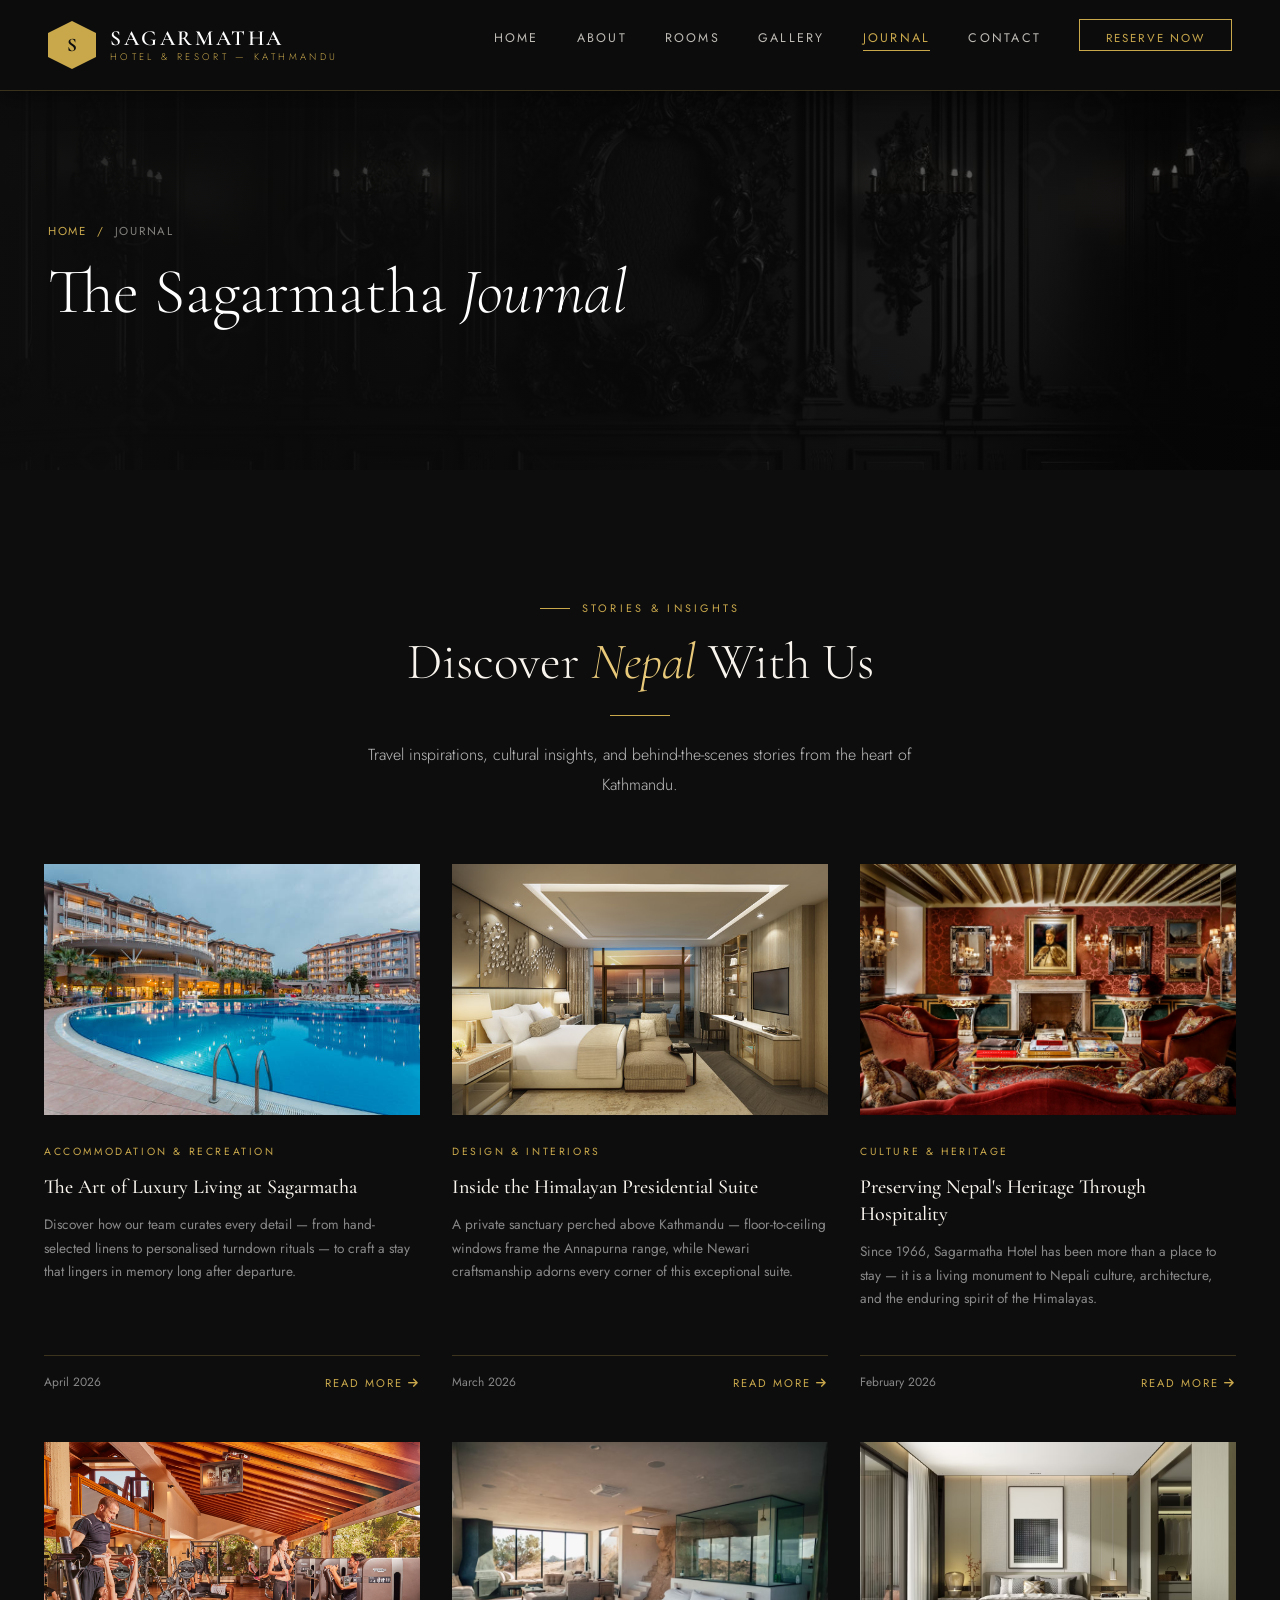
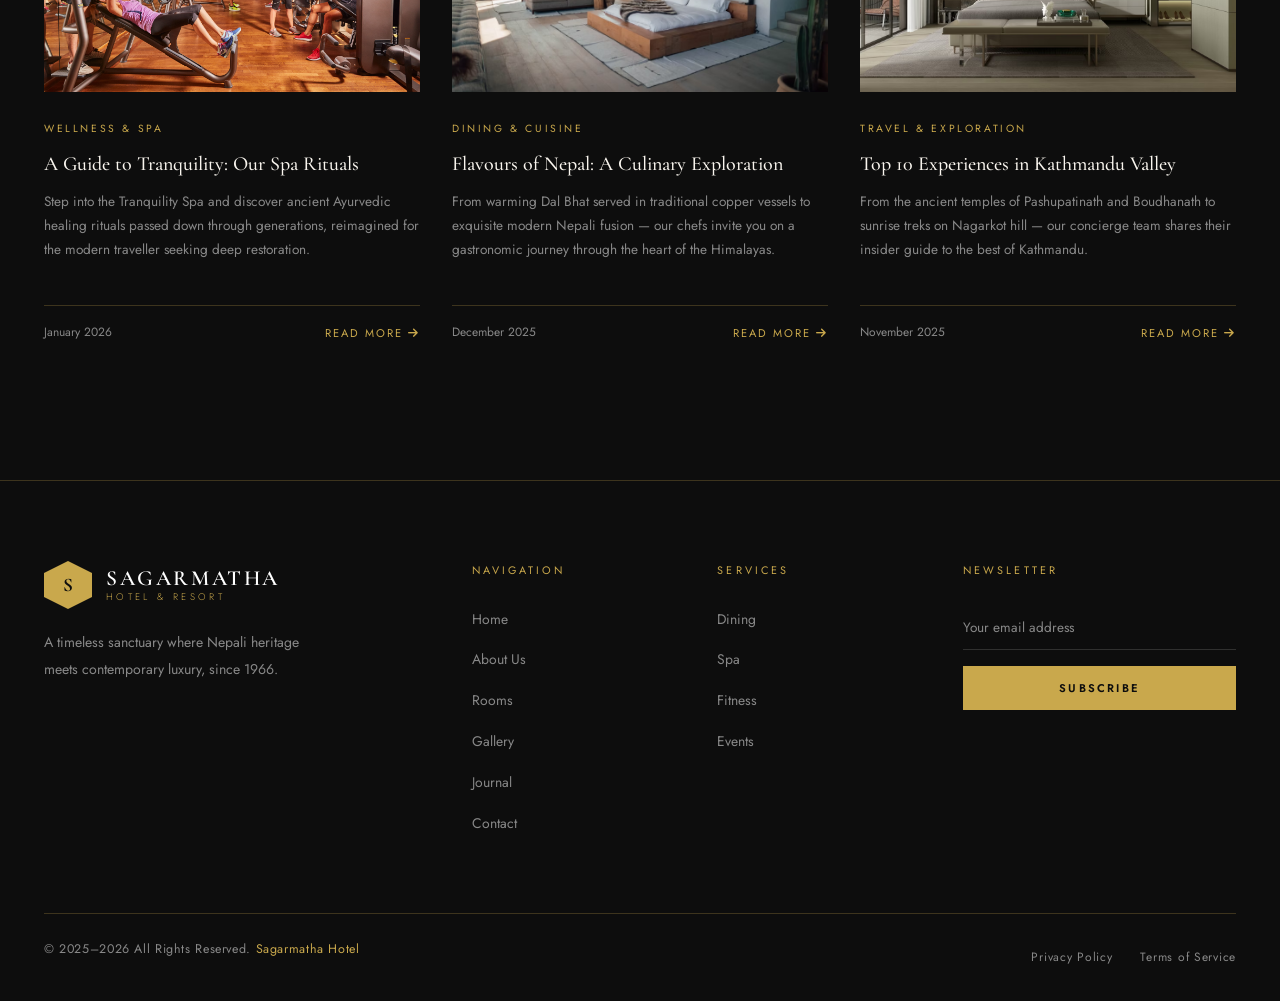
<file: Sagarmatha-Hotel/blog.html>
<!DOCTYPE html>
<html lang="en">
<head>
  <meta charset="utf-8"><meta name="viewport" content="width=device-width, initial-scale=1">
  <title>Journal — Sagarmatha Hotel</title>
  <link href="https://fonts.googleapis.com/css2?family=Cormorant+Garamond:ital,wght@0,300;0,400;0,500;0,600;0,700;1,300;1,400&family=Jost:wght@200;300;400;500;600;700&display=swap" rel="stylesheet">
  <link rel="stylesheet" href="https://cdnjs.cloudflare.com/ajax/libs/font-awesome/6.5.0/css/all.min.css">
  <link rel="stylesheet" href="css/bootstrap.min.css"><link rel="stylesheet" href="css/sagarmatha.css">
</head>
<body>
<div class="sh-loader" id="shLoader"><div class="sh-loader-logo">SH</div><div class="sh-loader-bar"></div></div>
<div class="sh-mobile-nav" id="mobileNav"><button class="sh-mobile-close" id="mobileClose"><i class="fa fa-times"></i></button><a href="index.html">Home</a><a href="about.html">About</a><a href="room.html">Rooms</a><a href="gallery.html">Gallery</a><a href="blog.html">Journal</a><a href="contact.html">Contact</a></div>
<nav class="sh-nav scrolled"><div class="sh-nav-inner"><a href="index.html" class="sh-logo"><div class="sh-logo-icon">S</div><div class="sh-logo-text"><span class="sh-logo-name">Sagarmatha</span><span class="sh-logo-tagline">Hotel &amp; Resort — Kathmandu</span></div></a><ul class="sh-nav-links"><li><a href="index.html">Home</a></li><li><a href="about.html">About</a></li><li><a href="room.html">Rooms</a></li><li><a href="gallery.html">Gallery</a></li><li><a href="blog.html" class="active">Journal</a></li><li><a href="contact.html">Contact</a></li><li><a href="room.html" class="sh-nav-cta">Reserve Now</a></li></ul><button class="sh-hamburger" id="menuBtn"><span></span><span></span><span></span></button></div></nav>
<div class="sh-page-banner"><img src="images/blog_bg.jpg" alt="Journal" onerror="this.src='images/banner2.jpg'"><div class="sh-page-banner-overlay"></div><div class="sh-page-banner-content"><div class="sh-breadcrumb"><a href="index.html">Home</a><span class="sh-breadcrumb-sep">/</span><span>Journal</span></div><h1 class="sh-page-title">The Sagarmatha <em>Journal</em></h1></div></div>

<section class="sh-section">
  <div class="container">
    <div class="sh-section-header centered sh-fade-up"><div class="sh-label" style="justify-content:center;">Stories &amp; Insights</div><h2 class="sh-section-title">Discover <em>Nepal</em> With Us</h2><div class="sh-divider centered"></div><p class="sh-section-desc centered">Travel inspirations, cultural insights, and behind-the-scenes stories from the heart of Kathmandu.</p></div>
    <div class="sh-blog-grid">
      <div class="sh-blog-card sh-fade-up"><div class="sh-blog-img"><img src="images/blog1.jpg" alt="Blog 1"></div><div class="sh-blog-body"><div class="sh-blog-cat">Accommodation &amp; Recreation</div><h3 class="sh-blog-title">The Art of Luxury Living at Sagarmatha</h3><p class="sh-blog-excerpt">Discover how our team curates every detail — from hand-selected linens to personalised turndown rituals — to craft a stay that lingers in memory long after departure.</p></div><div class="sh-blog-meta"><span>April 2026</span><a href="#" class="sh-blog-read">Read More <i class="fa fa-arrow-right"></i></a></div></div>
      <div class="sh-blog-card sh-fade-up"><div class="sh-blog-img"><img src="images/blog2.jpg" alt="Blog 2"></div><div class="sh-blog-body"><div class="sh-blog-cat">Design &amp; Interiors</div><h3 class="sh-blog-title">Inside the Himalayan Presidential Suite</h3><p class="sh-blog-excerpt">A private sanctuary perched above Kathmandu — floor-to-ceiling windows frame the Annapurna range, while Newari craftsmanship adorns every corner of this exceptional suite.</p></div><div class="sh-blog-meta"><span>March 2026</span><a href="#" class="sh-blog-read">Read More <i class="fa fa-arrow-right"></i></a></div></div>
      <div class="sh-blog-card sh-fade-up"><div class="sh-blog-img"><img src="images/blog3.jpg" alt="Blog 3"></div><div class="sh-blog-body"><div class="sh-blog-cat">Culture &amp; Heritage</div><h3 class="sh-blog-title">Preserving Nepal's Heritage Through Hospitality</h3><p class="sh-blog-excerpt">Since 1966, Sagarmatha Hotel has been more than a place to stay — it is a living monument to Nepali culture, architecture, and the enduring spirit of the Himalayas.</p></div><div class="sh-blog-meta"><span>February 2026</span><a href="#" class="sh-blog-read">Read More <i class="fa fa-arrow-right"></i></a></div></div>
      <div class="sh-blog-card sh-fade-up"><div class="sh-blog-img"><img src="images/room5.jpg" alt="Blog 4"></div><div class="sh-blog-body"><div class="sh-blog-cat">Wellness &amp; Spa</div><h3 class="sh-blog-title">A Guide to Tranquility: Our Spa Rituals</h3><p class="sh-blog-excerpt">Step into the Tranquility Spa and discover ancient Ayurvedic healing rituals passed down through generations, reimagined for the modern traveller seeking deep restoration.</p></div><div class="sh-blog-meta"><span>January 2026</span><a href="#" class="sh-blog-read">Read More <i class="fa fa-arrow-right"></i></a></div></div>
      <div class="sh-blog-card sh-fade-up"><div class="sh-blog-img"><img src="images/room2.jpg" alt="Blog 5"></div><div class="sh-blog-body"><div class="sh-blog-cat">Dining &amp; Cuisine</div><h3 class="sh-blog-title">Flavours of Nepal: A Culinary Exploration</h3><p class="sh-blog-excerpt">From warming Dal Bhat served in traditional copper vessels to exquisite modern Nepali fusion — our chefs invite you on a gastronomic journey through the heart of the Himalayas.</p></div><div class="sh-blog-meta"><span>December 2025</span><a href="#" class="sh-blog-read">Read More <i class="fa fa-arrow-right"></i></a></div></div>
      <div class="sh-blog-card sh-fade-up"><div class="sh-blog-img"><img src="images/gallery4.jpg" alt="Blog 6"></div><div class="sh-blog-body"><div class="sh-blog-cat">Travel &amp; Exploration</div><h3 class="sh-blog-title">Top 10 Experiences in Kathmandu Valley</h3><p class="sh-blog-excerpt">From the ancient temples of Pashupatinath and Boudhanath to sunrise treks on Nagarkot hill — our concierge team shares their insider guide to the best of Kathmandu.</p></div><div class="sh-blog-meta"><span>November 2025</span><a href="#" class="sh-blog-read">Read More <i class="fa fa-arrow-right"></i></a></div></div>
    </div>
  </div>
</section>

<footer class="sh-footer"><div class="container"><div class="sh-footer-main"><div><a href="index.html" class="sh-logo" style="margin-bottom:16px;"><div class="sh-logo-icon">S</div><div class="sh-logo-text"><span class="sh-logo-name">Sagarmatha</span><span class="sh-logo-tagline">Hotel &amp; Resort</span></div></a><p class="sh-footer-brand-desc">A timeless sanctuary where Nepali heritage meets contemporary luxury, since 1966.</p></div><div><div class="sh-footer-col-title">Navigation</div><ul class="sh-footer-links"><li><a href="index.html">Home</a></li><li><a href="about.html">About Us</a></li><li><a href="room.html">Rooms</a></li><li><a href="gallery.html">Gallery</a></li><li><a href="blog.html">Journal</a></li><li><a href="contact.html">Contact</a></li></ul></div><div><div class="sh-footer-col-title">Services</div><ul class="sh-footer-links"><li><a href="#">Dining</a></li><li><a href="#">Spa</a></li><li><a href="#">Fitness</a></li><li><a href="#">Events</a></li></ul></div><div><div class="sh-footer-col-title">Newsletter</div><div class="sh-footer-newsletter"><input type="email" placeholder="Your email address"><button type="button">Subscribe</button></div></div></div><div class="sh-footer-bottom"><p class="sh-footer-copy">&copy; 2025&ndash;2026 All Rights Reserved. <a href="index.html">Sagarmatha Hotel</a></p><div class="sh-footer-legal"><a href="#">Privacy Policy</a><a href="#">Terms of Service</a></div></div></div></footer>
<script src="js/jquery.min.js"></script><script src="js/bootstrap.bundle.min.js"></script>
<script>window.addEventListener('load',function(){setTimeout(function(){document.getElementById('shLoader').classList.add('hidden');},1200);});document.getElementById('menuBtn').addEventListener('click',function(){document.getElementById('mobileNav').classList.add('open');});document.getElementById('mobileClose').addEventListener('click',function(){document.getElementById('mobileNav').classList.remove('open');});var fadeEls=document.querySelectorAll('.sh-fade-up');var observer=new IntersectionObserver(function(entries){entries.forEach(function(entry){if(entry.isIntersecting)entry.target.classList.add('visible');});},{threshold:0.12});fadeEls.forEach(function(el){observer.observe(el);});</script>
</body></html>
</file>
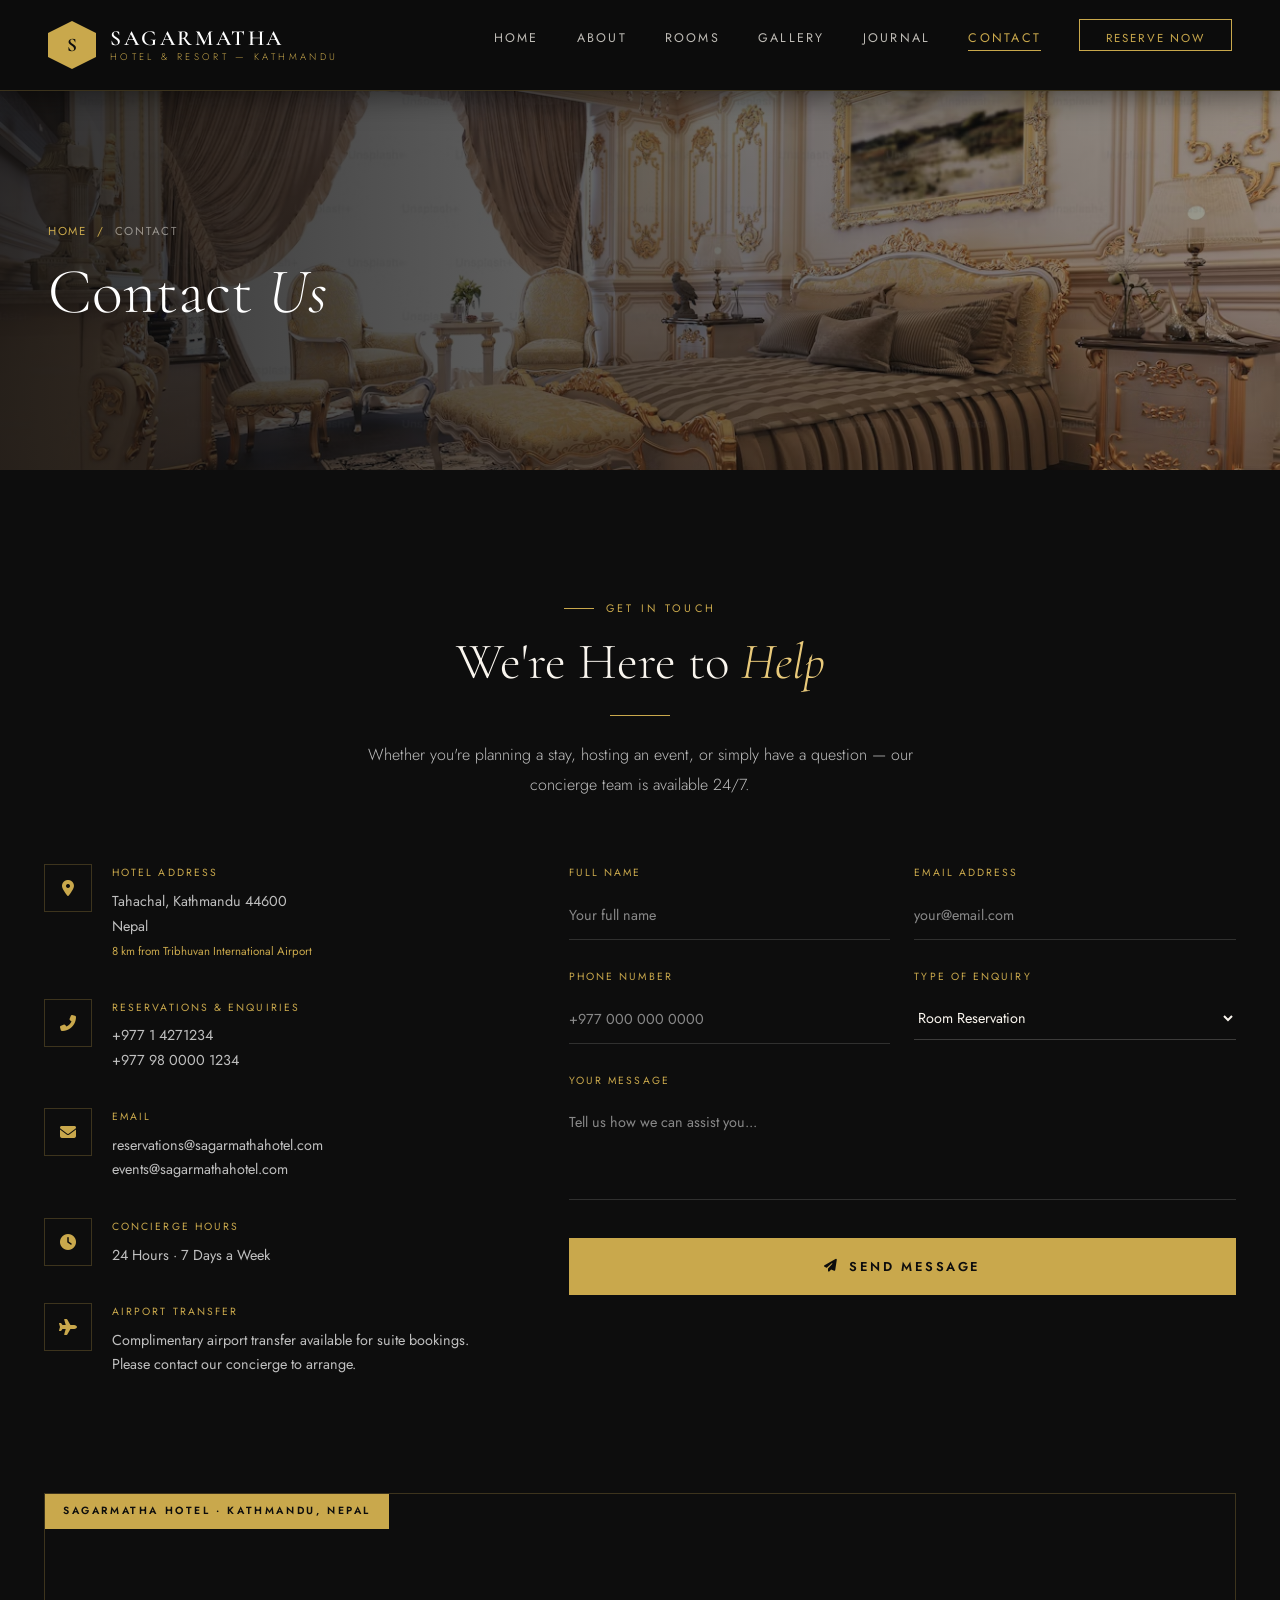
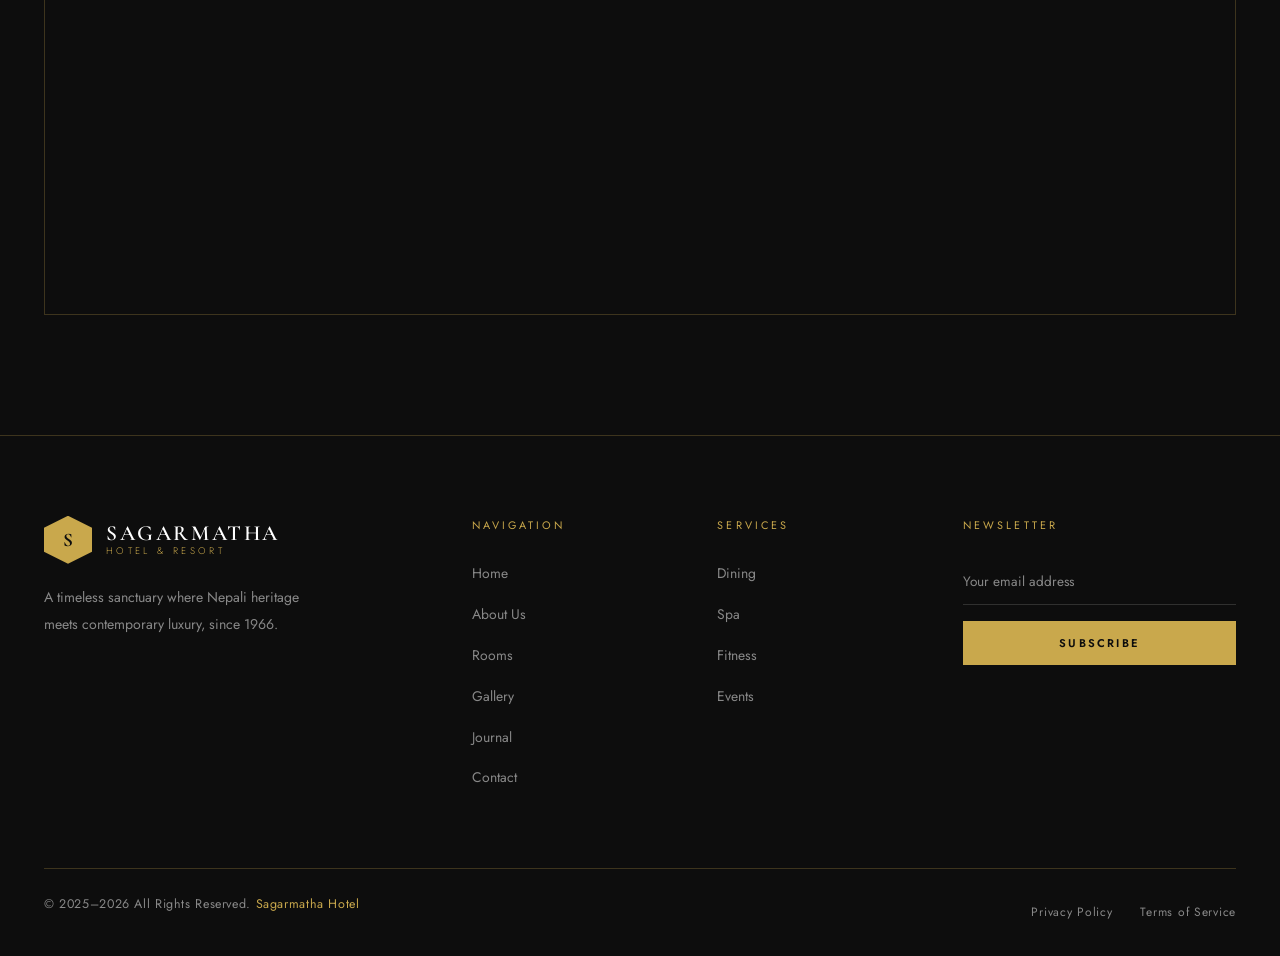
<file: Sagarmatha-Hotel/contact.html>
<!DOCTYPE html>
<html lang="en">
<head>
  <meta charset="utf-8"><meta name="viewport" content="width=device-width, initial-scale=1">
  <title>Contact — Sagarmatha Hotel</title>
  <link href="https://fonts.googleapis.com/css2?family=Cormorant+Garamond:ital,wght@0,300;0,400;0,500;0,600;0,700;1,300;1,400&family=Jost:wght@200;300;400;500;600;700&display=swap" rel="stylesheet">
  <link rel="stylesheet" href="https://cdnjs.cloudflare.com/ajax/libs/font-awesome/6.5.0/css/all.min.css">
  <link rel="stylesheet" href="css/bootstrap.min.css"><link rel="stylesheet" href="css/sagarmatha.css">
</head>
<body>
<div class="sh-loader" id="shLoader"><div class="sh-loader-logo">SH</div><div class="sh-loader-bar"></div></div>
<div class="sh-mobile-nav" id="mobileNav"><button class="sh-mobile-close" id="mobileClose"><i class="fa fa-times"></i></button><a href="index.html">Home</a><a href="about.html">About</a><a href="room.html">Rooms</a><a href="gallery.html">Gallery</a><a href="blog.html">Journal</a><a href="contact.html">Contact</a></div>
<nav class="sh-nav scrolled"><div class="sh-nav-inner"><a href="index.html" class="sh-logo"><div class="sh-logo-icon">S</div><div class="sh-logo-text"><span class="sh-logo-name">Sagarmatha</span><span class="sh-logo-tagline">Hotel &amp; Resort — Kathmandu</span></div></a><ul class="sh-nav-links"><li><a href="index.html">Home</a></li><li><a href="about.html">About</a></li><li><a href="room.html">Rooms</a></li><li><a href="gallery.html">Gallery</a></li><li><a href="blog.html">Journal</a></li><li><a href="contact.html" class="active">Contact</a></li><li><a href="room.html" class="sh-nav-cta">Reserve Now</a></li></ul><button class="sh-hamburger" id="menuBtn"><span></span><span></span><span></span></button></div></nav>
<div class="sh-page-banner"><img src="images/banner3.jpg" alt="Contact"><div class="sh-page-banner-overlay"></div><div class="sh-page-banner-content"><div class="sh-breadcrumb"><a href="index.html">Home</a><span class="sh-breadcrumb-sep">/</span><span>Contact</span></div><h1 class="sh-page-title">Contact <em>Us</em></h1></div></div>

<section class="sh-section">
  <div class="container">
    <div class="sh-section-header centered sh-fade-up"><div class="sh-label" style="justify-content:center;">Get in Touch</div><h2 class="sh-section-title">We're Here to <em>Help</em></h2><div class="sh-divider centered"></div><p class="sh-section-desc centered">Whether you're planning a stay, hosting an event, or simply have a question — our concierge team is available 24/7.</p></div>
    <div class="sh-contact-grid">
      <div>
        <div class="sh-contact-item sh-fade-up"><div class="sh-contact-icon"><i class="fa fa-map-marker-alt"></i></div><div><div class="sh-contact-item-title">Hotel Address</div><div class="sh-contact-item-val">Tahachal, Kathmandu 44600<br>Nepal<br><small style="color:var(--gold)">8 km from Tribhuvan International Airport</small></div></div></div>
        <div class="sh-contact-item sh-fade-up"><div class="sh-contact-icon"><i class="fa fa-phone-alt"></i></div><div><div class="sh-contact-item-title">Reservations &amp; Enquiries</div><div class="sh-contact-item-val">+977 1 4271234<br>+977 98 0000 1234</div></div></div>
        <div class="sh-contact-item sh-fade-up"><div class="sh-contact-icon"><i class="fa fa-envelope"></i></div><div><div class="sh-contact-item-title">Email</div><div class="sh-contact-item-val">reservations@sagarmathahotel.com<br>events@sagarmathahotel.com</div></div></div>
        <div class="sh-contact-item sh-fade-up"><div class="sh-contact-icon"><i class="fa fa-clock"></i></div><div><div class="sh-contact-item-title">Concierge Hours</div><div class="sh-contact-item-val">24 Hours &middot; 7 Days a Week</div></div></div>
        <div class="sh-contact-item sh-fade-up"><div class="sh-contact-icon"><i class="fa fa-plane"></i></div><div><div class="sh-contact-item-title">Airport Transfer</div><div class="sh-contact-item-val">Complimentary airport transfer available for suite bookings. Please contact our concierge to arrange.</div></div></div>
      </div>
      <div class="sh-fade-up">
        <form class="sh-form" id="contactForm">
          <div class="sh-form-row">
            <div class="sh-form-group"><label>Full Name</label><input type="text" placeholder="Your full name" required></div>
            <div class="sh-form-group"><label>Email Address</label><input type="email" placeholder="your@email.com" required></div>
          </div>
          <div class="sh-form-row">
            <div class="sh-form-group"><label>Phone Number</label><input type="tel" placeholder="+977 000 000 0000"></div>
            <div class="sh-form-group"><label>Type of Enquiry</label><select style="background:transparent;border:none;border-bottom:1px solid rgba(249,245,238,0.2);color:var(--cream);font-family:'Jost',sans-serif;font-size:0.9rem;padding:10px 0;width:100%;outline:none;"><option style="background:#1a1a1a">Room Reservation</option><option style="background:#1a1a1a">Event Planning</option><option style="background:#1a1a1a">Spa &amp; Wellness</option><option style="background:#1a1a1a">Dining</option><option style="background:#1a1a1a">General Enquiry</option></select></div>
          </div>
          <div class="sh-form-group full"><label>Your Message</label><textarea placeholder="Tell us how we can assist you..." rows="5"></textarea></div>
          <button type="submit" class="sh-btn-primary" style="width:100%;justify-content:center;"><i class="fa fa-paper-plane"></i> Send Message</button>
        </form>
      </div>
    </div>
    <div class="sh-map-wrap sh-fade-up">
      <div class="sh-map-label">Sagarmatha Hotel &middot; Kathmandu, Nepal</div>
      <iframe src="https://www.google.com/maps/embed?pb=!1m14!1m12!1m3!1d7059.213797551786!2d85.32607534847119!3d27.79108414226307!2m3!1f0!2f0!3f0!3m2!1i1024!2i768!4f13.1!5e0!3m2!1sen!2suk!4v1744238305270!5m2!1sen!2suk" allowfullscreen="" loading="lazy" title="Map"></iframe>
    </div>
  </div>
</section>

<footer class="sh-footer"><div class="container"><div class="sh-footer-main"><div><a href="index.html" class="sh-logo" style="margin-bottom:16px;"><div class="sh-logo-icon">S</div><div class="sh-logo-text"><span class="sh-logo-name">Sagarmatha</span><span class="sh-logo-tagline">Hotel &amp; Resort</span></div></a><p class="sh-footer-brand-desc">A timeless sanctuary where Nepali heritage meets contemporary luxury, since 1966.</p></div><div><div class="sh-footer-col-title">Navigation</div><ul class="sh-footer-links"><li><a href="index.html">Home</a></li><li><a href="about.html">About Us</a></li><li><a href="room.html">Rooms</a></li><li><a href="gallery.html">Gallery</a></li><li><a href="blog.html">Journal</a></li><li><a href="contact.html">Contact</a></li></ul></div><div><div class="sh-footer-col-title">Services</div><ul class="sh-footer-links"><li><a href="#">Dining</a></li><li><a href="#">Spa</a></li><li><a href="#">Fitness</a></li><li><a href="#">Events</a></li></ul></div><div><div class="sh-footer-col-title">Newsletter</div><div class="sh-footer-newsletter"><input type="email" placeholder="Your email address"><button type="button">Subscribe</button></div></div></div><div class="sh-footer-bottom"><p class="sh-footer-copy">&copy; 2025&ndash;2026 All Rights Reserved. <a href="index.html">Sagarmatha Hotel</a></p><div class="sh-footer-legal"><a href="#">Privacy Policy</a><a href="#">Terms of Service</a></div></div></div></footer>
<script src="js/jquery.min.js"></script><script src="js/bootstrap.bundle.min.js"></script>
<script>window.addEventListener('load',function(){setTimeout(function(){document.getElementById('shLoader').classList.add('hidden');},1200);});document.getElementById('menuBtn').addEventListener('click',function(){document.getElementById('mobileNav').classList.add('open');});document.getElementById('mobileClose').addEventListener('click',function(){document.getElementById('mobileNav').classList.remove('open');});var fadeEls=document.querySelectorAll('.sh-fade-up');var observer=new IntersectionObserver(function(entries){entries.forEach(function(entry){if(entry.isIntersecting)entry.target.classList.add('visible');});},{threshold:0.12});fadeEls.forEach(function(el){observer.observe(el);});var cf=document.getElementById('contactForm');if(cf){cf.addEventListener('submit',function(e){e.preventDefault();alert('Thank you! Your message has been received. Our team will respond within 24 hours.');cf.reset();});}</script>
</body></html>
</file>
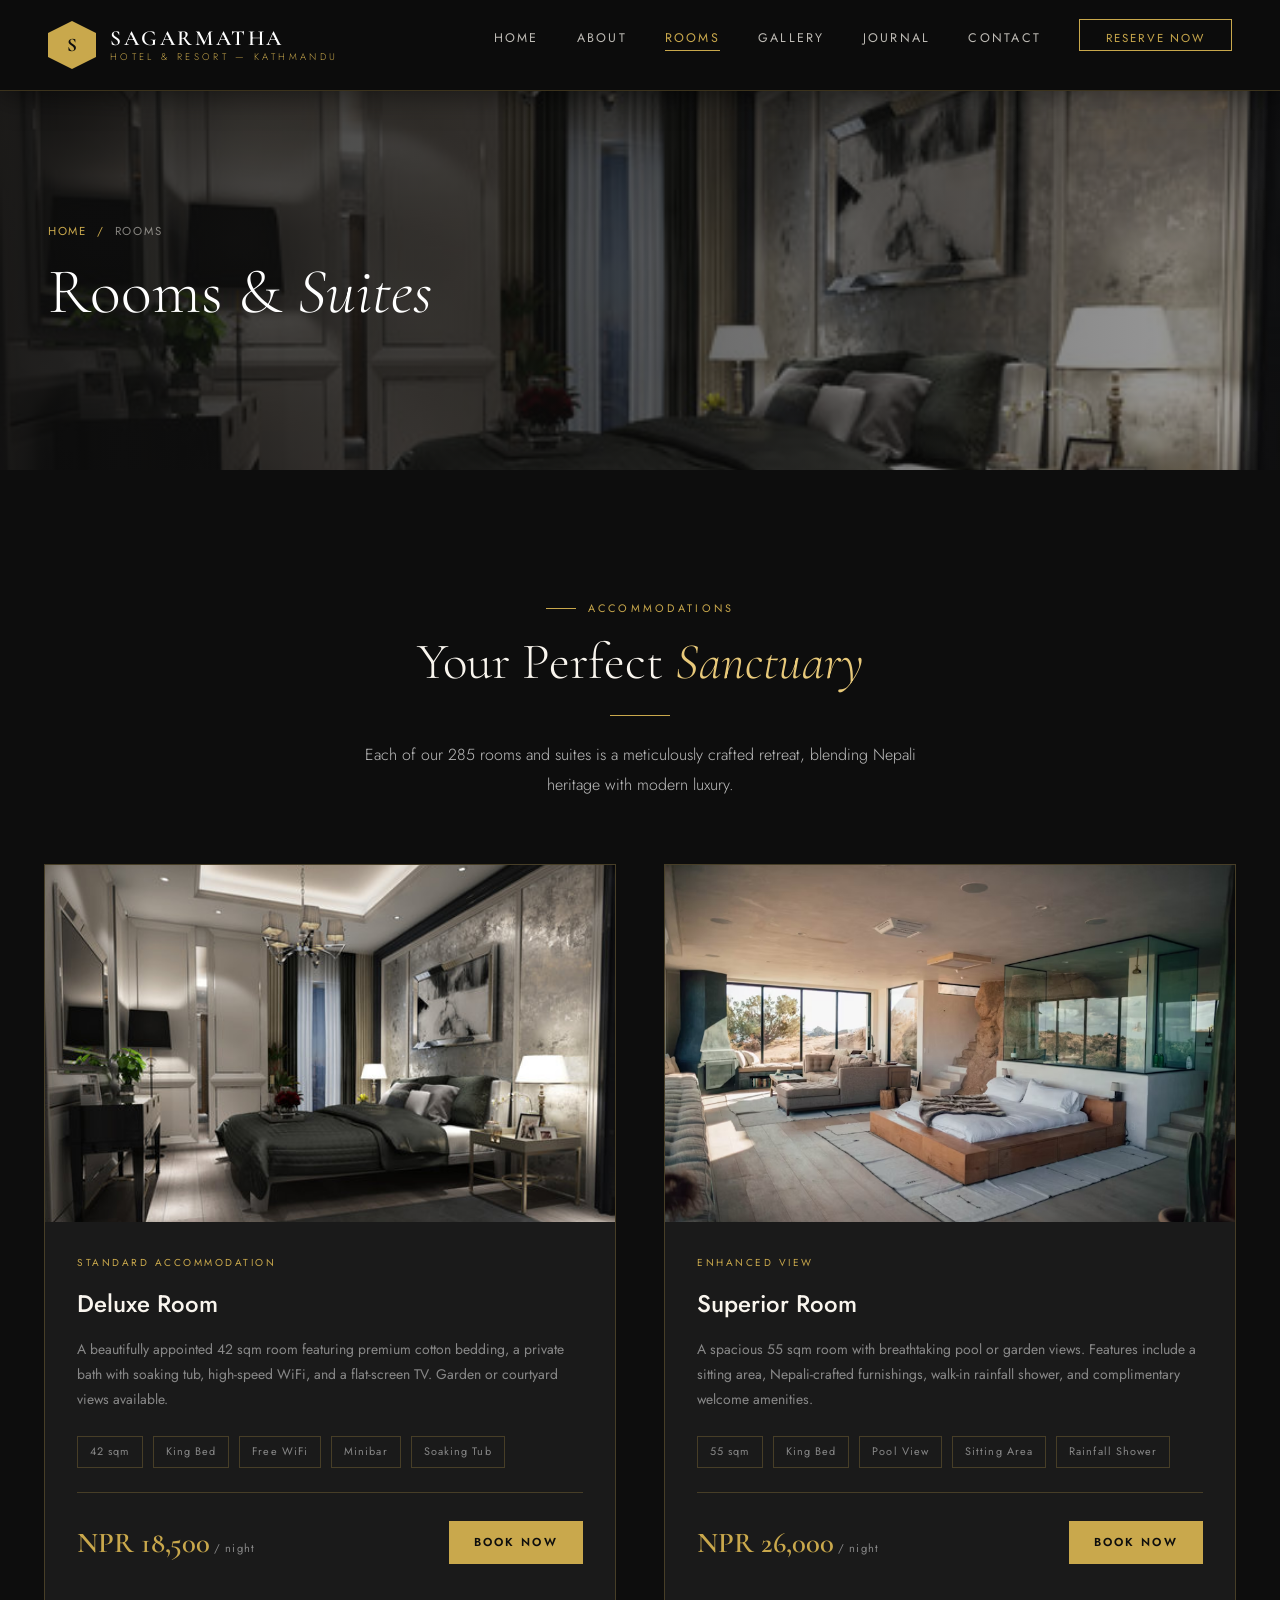
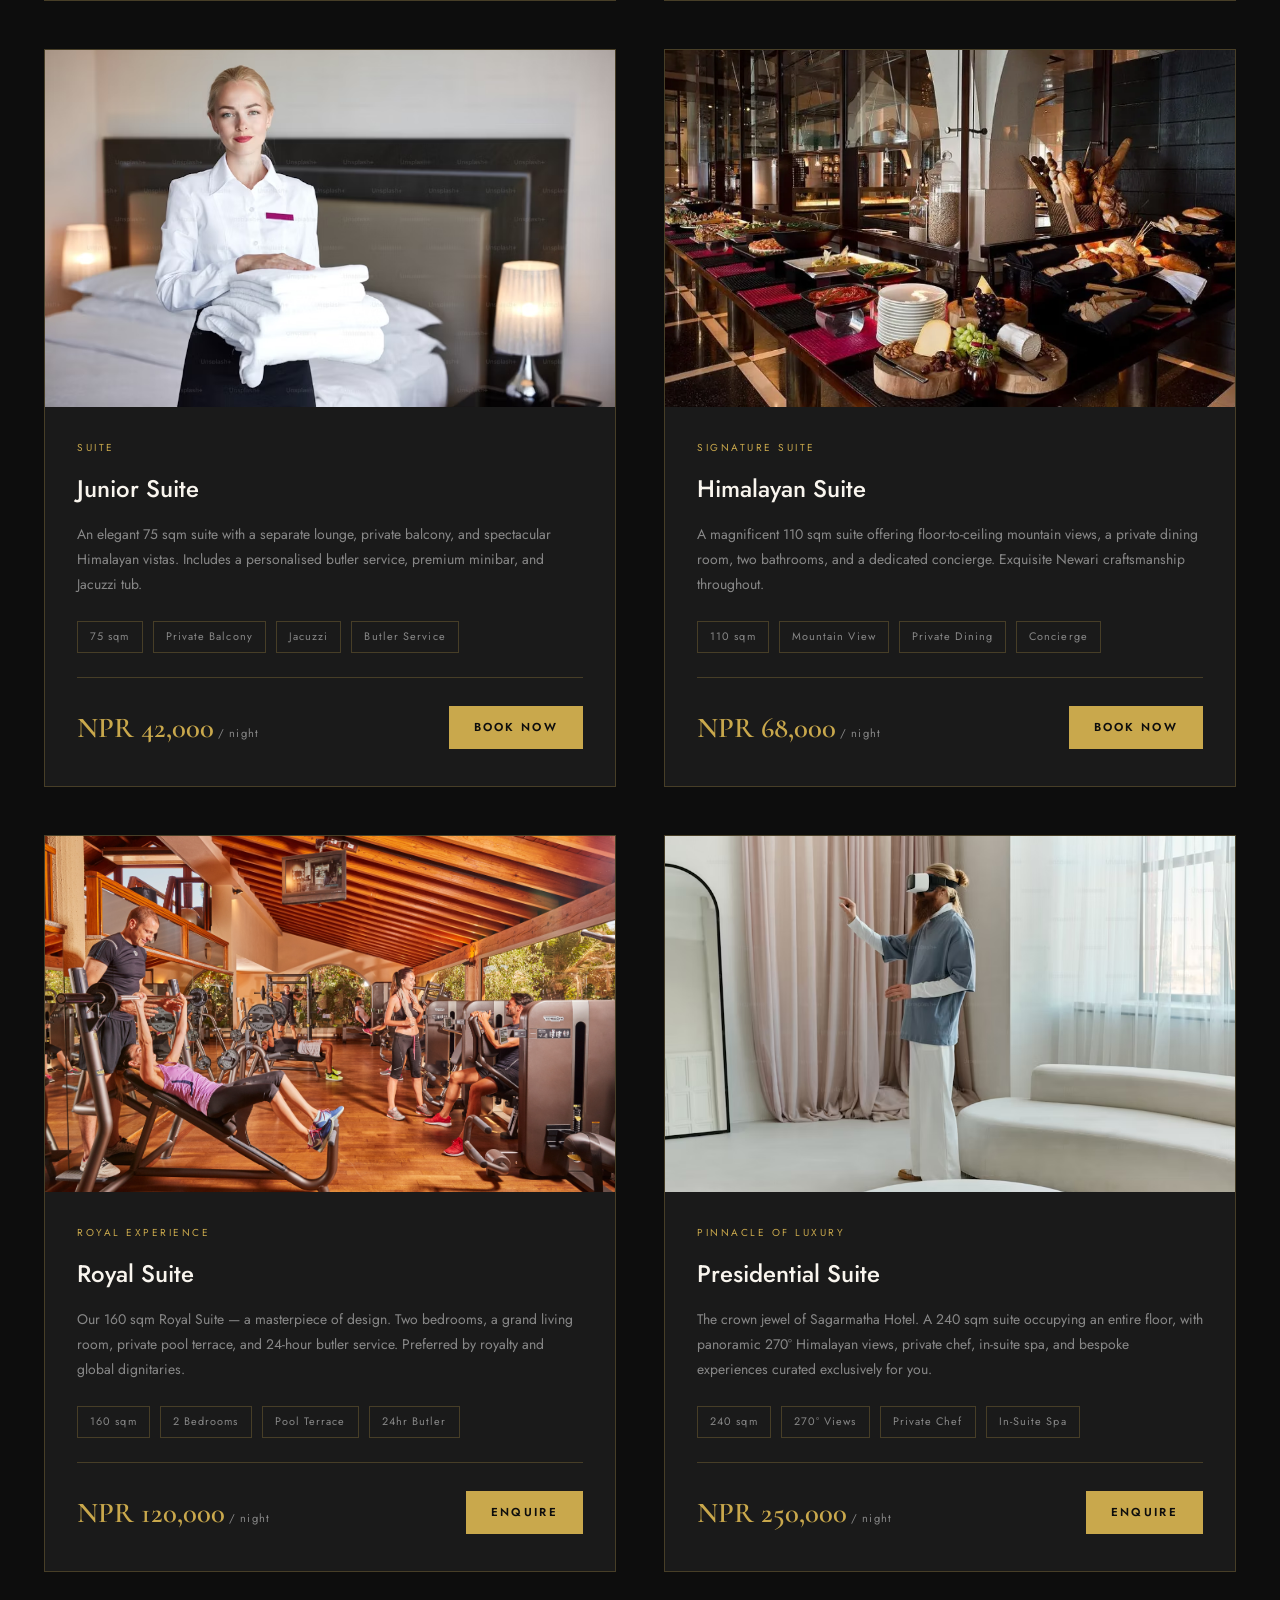
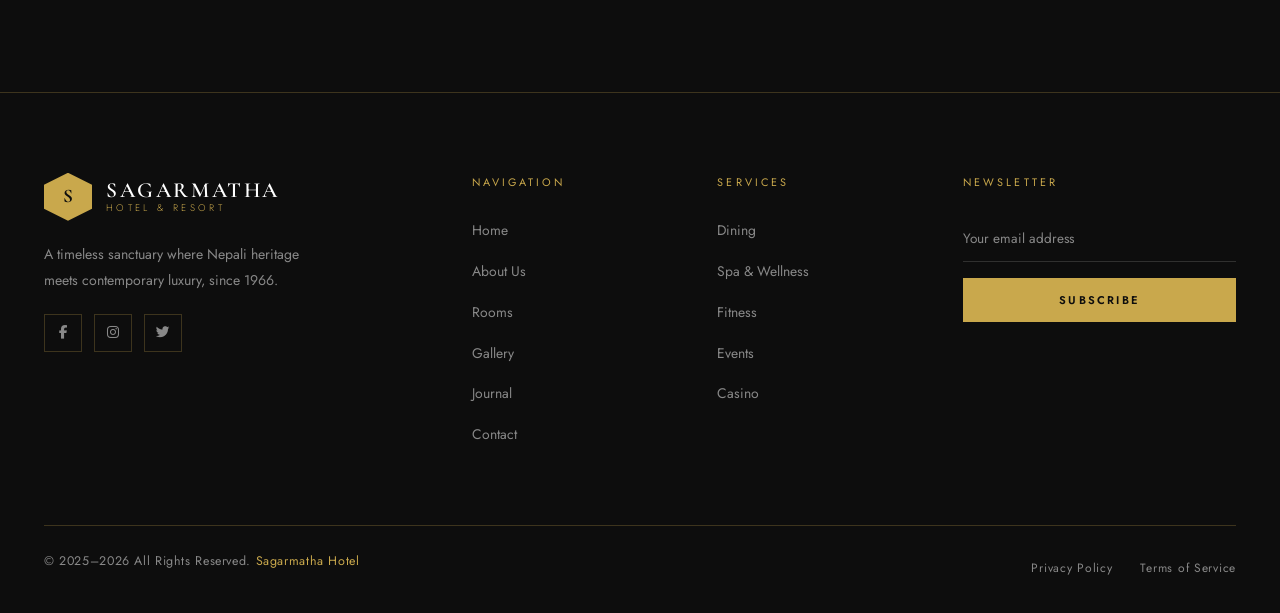
<file: Sagarmatha-Hotel/room.html>
<!DOCTYPE html>
<html lang="en">
<head>
  <meta charset="utf-8">
  <meta name="viewport" content="width=device-width, initial-scale=1">
  <title>Rooms &amp; Suites — Sagarmatha Hotel</title>
  <link href="https://fonts.googleapis.com/css2?family=Cormorant+Garamond:ital,wght@0,300;0,400;0,500;0,600;0,700;1,300;1,400&family=Jost:wght@200;300;400;500;600;700&display=swap" rel="stylesheet">
  <link rel="stylesheet" href="https://cdnjs.cloudflare.com/ajax/libs/font-awesome/6.5.0/css/all.min.css">
  <link rel="stylesheet" href="css/bootstrap.min.css">
  <link rel="stylesheet" href="css/sagarmatha.css">
</head>
<body>
<div class="sh-loader" id="shLoader"><div class="sh-loader-logo">SH</div><div class="sh-loader-bar"></div></div>
<div class="sh-mobile-nav" id="mobileNav">
  <button class="sh-mobile-close" id="mobileClose"><i class="fa fa-times"></i></button>
  <a href="index.html">Home</a><a href="about.html">About</a><a href="room.html">Rooms</a><a href="gallery.html">Gallery</a><a href="blog.html">Journal</a><a href="contact.html">Contact</a>
</div>
<nav class="sh-nav scrolled">
  <div class="sh-nav-inner">
    <a href="index.html" class="sh-logo"><div class="sh-logo-icon">S</div><div class="sh-logo-text"><span class="sh-logo-name">Sagarmatha</span><span class="sh-logo-tagline">Hotel &amp; Resort — Kathmandu</span></div></a>
    <ul class="sh-nav-links">
      <li><a href="index.html">Home</a></li><li><a href="about.html">About</a></li><li><a href="room.html" class="active">Rooms</a></li><li><a href="gallery.html">Gallery</a></li><li><a href="blog.html">Journal</a></li><li><a href="contact.html">Contact</a></li>
      <li><a href="#" class="sh-nav-cta">Reserve Now</a></li>
    </ul>
    <button class="sh-hamburger" id="menuBtn"><span></span><span></span><span></span></button>
  </div>
</nav>

<div class="sh-page-banner">
  <img src="images/room1.jpg" alt="Rooms">
  <div class="sh-page-banner-overlay"></div>
  <div class="sh-page-banner-content">
    <div class="sh-breadcrumb"><a href="index.html">Home</a><span class="sh-breadcrumb-sep">/</span><span>Rooms</span></div>
    <h1 class="sh-page-title">Rooms &amp; <em>Suites</em></h1>
  </div>
</div>

<section class="sh-section">
  <div class="container">
    <div class="sh-section-header centered sh-fade-up">
      <div class="sh-label" style="justify-content:center;">Accommodations</div>
      <h2 class="sh-section-title">Your Perfect <em>Sanctuary</em></h2>
      <div class="sh-divider centered"></div>
      <p class="sh-section-desc centered">Each of our 285 rooms and suites is a meticulously crafted retreat, blending Nepali heritage with modern luxury.</p>
    </div>
    <div class="sh-rooms-grid">
      <div class="sh-room-card sh-fade-up">
        <div class="sh-room-img"><img src="images/room1.jpg" alt="Deluxe Room"></div>
        <div class="sh-room-body">
          <div class="sh-room-type">Standard Accommodation</div>
          <div class="sh-room-name">Deluxe Room</div>
          <p class="sh-room-desc">A beautifully appointed 42 sqm room featuring premium cotton bedding, a private bath with soaking tub, high-speed WiFi, and a flat-screen TV. Garden or courtyard views available.</p>
          <div class="sh-room-amenities">
            <span class="sh-amenity-tag">42 sqm</span><span class="sh-amenity-tag">King Bed</span><span class="sh-amenity-tag">Free WiFi</span><span class="sh-amenity-tag">Minibar</span><span class="sh-amenity-tag">Soaking Tub</span>
          </div>
          <div class="sh-room-footer">
            <div class="sh-room-price"><span>NPR 18,500</span><span> / night</span></div>
            <a href="contact.html" class="sh-btn-primary" style="padding:10px 24px;font-size:0.72rem;">Book Now</a>
          </div>
        </div>
      </div>
      <div class="sh-room-card sh-fade-up">
        <div class="sh-room-img"><img src="images/room2.jpg" alt="Superior Room"></div>
        <div class="sh-room-body">
          <div class="sh-room-type">Enhanced View</div>
          <div class="sh-room-name">Superior Room</div>
          <p class="sh-room-desc">A spacious 55 sqm room with breathtaking pool or garden views. Features include a sitting area, Nepali-crafted furnishings, walk-in rainfall shower, and complimentary welcome amenities.</p>
          <div class="sh-room-amenities">
            <span class="sh-amenity-tag">55 sqm</span><span class="sh-amenity-tag">King Bed</span><span class="sh-amenity-tag">Pool View</span><span class="sh-amenity-tag">Sitting Area</span><span class="sh-amenity-tag">Rainfall Shower</span>
          </div>
          <div class="sh-room-footer">
            <div class="sh-room-price"><span>NPR 26,000</span><span> / night</span></div>
            <a href="contact.html" class="sh-btn-primary" style="padding:10px 24px;font-size:0.72rem;">Book Now</a>
          </div>
        </div>
      </div>
      <div class="sh-room-card sh-fade-up">
        <div class="sh-room-img"><img src="images/room3.jpg" alt="Junior Suite"></div>
        <div class="sh-room-body">
          <div class="sh-room-type">Suite</div>
          <div class="sh-room-name">Junior Suite</div>
          <p class="sh-room-desc">An elegant 75 sqm suite with a separate lounge, private balcony, and spectacular Himalayan vistas. Includes a personalised butler service, premium minibar, and Jacuzzi tub.</p>
          <div class="sh-room-amenities">
            <span class="sh-amenity-tag">75 sqm</span><span class="sh-amenity-tag">Private Balcony</span><span class="sh-amenity-tag">Jacuzzi</span><span class="sh-amenity-tag">Butler Service</span>
          </div>
          <div class="sh-room-footer">
            <div class="sh-room-price"><span>NPR 42,000</span><span> / night</span></div>
            <a href="contact.html" class="sh-btn-primary" style="padding:10px 24px;font-size:0.72rem;">Book Now</a>
          </div>
        </div>
      </div>
      <div class="sh-room-card sh-fade-up">
        <div class="sh-room-img"><img src="images/room4.jpg" alt="Himalayan Suite"></div>
        <div class="sh-room-body">
          <div class="sh-room-type">Signature Suite</div>
          <div class="sh-room-name">Himalayan Suite</div>
          <p class="sh-room-desc">A magnificent 110 sqm suite offering floor-to-ceiling mountain views, a private dining room, two bathrooms, and a dedicated concierge. Exquisite Newari craftsmanship throughout.</p>
          <div class="sh-room-amenities">
            <span class="sh-amenity-tag">110 sqm</span><span class="sh-amenity-tag">Mountain View</span><span class="sh-amenity-tag">Private Dining</span><span class="sh-amenity-tag">Concierge</span>
          </div>
          <div class="sh-room-footer">
            <div class="sh-room-price"><span>NPR 68,000</span><span> / night</span></div>
            <a href="contact.html" class="sh-btn-primary" style="padding:10px 24px;font-size:0.72rem;">Book Now</a>
          </div>
        </div>
      </div>
      <div class="sh-room-card sh-fade-up">
        <div class="sh-room-img"><img src="images/room5.jpg" alt="Royal Suite"></div>
        <div class="sh-room-body">
          <div class="sh-room-type">Royal Experience</div>
          <div class="sh-room-name">Royal Suite</div>
          <p class="sh-room-desc">Our 160 sqm Royal Suite — a masterpiece of design. Two bedrooms, a grand living room, private pool terrace, and 24-hour butler service. Preferred by royalty and global dignitaries.</p>
          <div class="sh-room-amenities">
            <span class="sh-amenity-tag">160 sqm</span><span class="sh-amenity-tag">2 Bedrooms</span><span class="sh-amenity-tag">Pool Terrace</span><span class="sh-amenity-tag">24hr Butler</span>
          </div>
          <div class="sh-room-footer">
            <div class="sh-room-price"><span>NPR 120,000</span><span> / night</span></div>
            <a href="contact.html" class="sh-btn-primary" style="padding:10px 24px;font-size:0.72rem;">Enquire</a>
          </div>
        </div>
      </div>
      <div class="sh-room-card sh-fade-up">
        <div class="sh-room-img"><img src="images/room6.jpg" alt="Presidential Suite"></div>
        <div class="sh-room-body">
          <div class="sh-room-type">Pinnacle of Luxury</div>
          <div class="sh-room-name">Presidential Suite</div>
          <p class="sh-room-desc">The crown jewel of Sagarmatha Hotel. A 240 sqm suite occupying an entire floor, with panoramic 270° Himalayan views, private chef, in-suite spa, and bespoke experiences curated exclusively for you.</p>
          <div class="sh-room-amenities">
            <span class="sh-amenity-tag">240 sqm</span><span class="sh-amenity-tag">270° Views</span><span class="sh-amenity-tag">Private Chef</span><span class="sh-amenity-tag">In-Suite Spa</span>
          </div>
          <div class="sh-room-footer">
            <div class="sh-room-price"><span>NPR 250,000</span><span> / night</span></div>
            <a href="contact.html" class="sh-btn-primary" style="padding:10px 24px;font-size:0.72rem;">Enquire</a>
          </div>
        </div>
      </div>
    </div>
  </div>
</section>

<footer class="sh-footer">
  <div class="container">
    <div class="sh-footer-main">
      <div><a href="index.html" class="sh-logo" style="margin-bottom:16px;"><div class="sh-logo-icon">S</div><div class="sh-logo-text"><span class="sh-logo-name">Sagarmatha</span><span class="sh-logo-tagline">Hotel &amp; Resort</span></div></a><p class="sh-footer-brand-desc">A timeless sanctuary where Nepali heritage meets contemporary luxury, since 1966.</p><div class="sh-footer-social"><a href="#"><i class="fab fa-facebook-f"></i></a><a href="#"><i class="fab fa-instagram"></i></a><a href="#"><i class="fab fa-twitter"></i></a></div></div>
      <div><div class="sh-footer-col-title">Navigation</div><ul class="sh-footer-links"><li><a href="index.html">Home</a></li><li><a href="about.html">About Us</a></li><li><a href="room.html">Rooms</a></li><li><a href="gallery.html">Gallery</a></li><li><a href="blog.html">Journal</a></li><li><a href="contact.html">Contact</a></li></ul></div>
      <div><div class="sh-footer-col-title">Services</div><ul class="sh-footer-links"><li><a href="#">Dining</a></li><li><a href="#">Spa &amp; Wellness</a></li><li><a href="#">Fitness</a></li><li><a href="#">Events</a></li><li><a href="#">Casino</a></li></ul></div>
      <div><div class="sh-footer-col-title">Newsletter</div><div class="sh-footer-newsletter"><input type="email" placeholder="Your email address"><button type="button">Subscribe</button></div></div>
    </div>
    <div class="sh-footer-bottom">
      <p class="sh-footer-copy">&copy; 2025&ndash;2026 All Rights Reserved. <a href="index.html">Sagarmatha Hotel</a></p>
      <div class="sh-footer-legal"><a href="#">Privacy Policy</a><a href="#">Terms of Service</a></div>
    </div>
  </div>
</footer>
<script src="js/jquery.min.js"></script><script src="js/bootstrap.bundle.min.js"></script>
<script>
window.addEventListener('load',function(){setTimeout(function(){document.getElementById('shLoader').classList.add('hidden');},1200);});
document.getElementById('menuBtn').addEventListener('click',function(){document.getElementById('mobileNav').classList.add('open');});
document.getElementById('mobileClose').addEventListener('click',function(){document.getElementById('mobileNav').classList.remove('open');});
var fadeEls=document.querySelectorAll('.sh-fade-up');var observer=new IntersectionObserver(function(entries){entries.forEach(function(entry){if(entry.isIntersecting)entry.target.classList.add('visible');});},{threshold:0.12});fadeEls.forEach(function(el){observer.observe(el);});
</script>
</body>
</html>
</file>
<file: css/sagarmatha.css>
/* =====================================================
   SAGARMATHA HOTEL - Premium Design System
   ===================================================== */

@import url('https://fonts.googleapis.com/css2?family=Cormorant+Garamond:ital,wght@0,300;0,400;0,500;0,600;0,700;1,300;1,400&family=Jost:wght@200;300;400;500;600;700&display=swap');

/* ---- CSS Variables ---- */
:root {
  --gold: #C9A84C;
  --gold-light: #E8C97A;
  --gold-dark: #9A7A2E;
  --dark: #0D0D0D;
  --dark-2: #1A1A1A;
  --dark-3: #252525;
  --cream: #F9F5EE;
  --cream-2: #F0EAD9;
  --text-light: #BFBFBF;
  --text-mid: #888888;
  --white: #FFFFFF;
  --border: rgba(201, 168, 76, 0.25);
  --shadow: 0 20px 60px rgba(0,0,0,0.4);
  --transition: all 0.4s cubic-bezier(0.25, 0.46, 0.45, 0.94);
}

/* ---- Reset & Base ---- */
*, *::before, *::after { box-sizing: border-box; margin: 0; padding: 0; }

html { scroll-behavior: smooth; font-size: 16px; }

body {
  font-family: 'Jost', sans-serif;
  background: var(--dark);
  color: var(--cream);
  line-height: 1.8;
  overflow-x: hidden;
}

h1, h2, h3, h4, h5, h6 {
  font-family: 'Cormorant Garamond', serif;
  font-weight: 500;
  line-height: 1.2;
  color: var(--cream);
}

a { color: var(--gold); text-decoration: none; transition: var(--transition); }
a:hover { color: var(--gold-light); }

img { max-width: 100%; height: auto; display: block; }
.container { max-width: 1240px; margin: 0 auto; padding: 0 24px; }

/* =====================================================
   PRELOADER
   ===================================================== */
.sh-loader {
  position: fixed; inset: 0;
  background: var(--dark);
  display: flex; flex-direction: column; align-items: center; justify-content: center;
  z-index: 99999;
  transition: opacity 0.6s ease, visibility 0.6s ease;
}
.sh-loader.hidden { opacity: 0; visibility: hidden; }
.sh-loader-logo {
  font-family: 'Cormorant Garamond', serif;
  font-size: 2.5rem;
  color: var(--gold);
  letter-spacing: 0.3em;
  text-transform: uppercase;
  margin-bottom: 2rem;
}
.sh-loader-bar {
  width: 180px; height: 1px;
  background: var(--dark-3);
  position: relative; overflow: hidden;
}
.sh-loader-bar::after {
  content: '';
  position: absolute; top: 0; left: -100%;
  width: 100%; height: 100%;
  background: var(--gold);
  animation: loaderSlide 1.4s ease-in-out infinite;
}
@keyframes loaderSlide {
  0% { left: -100%; } 100% { left: 100%; }
}

/* =====================================================
   NAVIGATION
   ===================================================== */
.sh-nav {
  position: fixed; top: 0; left: 0; right: 0;
  z-index: 1000;
  padding: 0;
  transition: var(--transition);
}
.sh-nav.scrolled {
  background: rgba(13,13,13,0.97);
  backdrop-filter: blur(12px);
  border-bottom: 1px solid var(--border);
  box-shadow: 0 4px 30px rgba(0,0,0,0.5);
}
.sh-nav-inner {
  display: flex; align-items: center; justify-content: space-between;
  height: 90px;
  padding: 0 48px;
}
.sh-logo {
  display: flex; align-items: center; gap: 14px;
  text-decoration: none;
}
.sh-logo-icon {
  width: 48px; height: 48px;
  background: var(--gold);
  display: flex; align-items: center; justify-content: center;
  clip-path: polygon(50% 0%, 100% 25%, 100% 75%, 50% 100%, 0% 75%, 0% 25%);
  font-family: 'Cormorant Garamond', serif;
  font-size: 1.2rem;
  font-weight: 700;
  color: var(--dark);
  flex-shrink: 0;
}
.sh-logo-text { display: flex; flex-direction: column; line-height: 1; }
.sh-logo-name {
  font-family: 'Cormorant Garamond', serif;
  font-size: 1.35rem;
  font-weight: 600;
  color: var(--white);
  letter-spacing: 0.12em;
  text-transform: uppercase;
}
.sh-logo-tagline {
  font-size: 0.6rem;
  color: var(--gold);
  letter-spacing: 0.35em;
  text-transform: uppercase;
  font-weight: 300;
  margin-top: 3px;
}
.sh-nav-links {
  display: flex; align-items: center; gap: 38px;
  list-style: none;
}
.sh-nav-links a {
  font-size: 0.78rem;
  letter-spacing: 0.18em;
  text-transform: uppercase;
  color: rgba(249,245,238,0.75);
  font-weight: 400;
  position: relative;
  padding-bottom: 4px;
}
.sh-nav-links a::after {
  content: '';
  position: absolute; bottom: 0; left: 0;
  width: 0; height: 1px;
  background: var(--gold);
  transition: width 0.35s ease;
}
.sh-nav-links a:hover, .sh-nav-links a.active { color: var(--gold); }
.sh-nav-links a:hover::after, .sh-nav-links a.active::after { width: 100%; }

.sh-nav-cta {
  background: transparent;
  border: 1px solid var(--gold);
  color: var(--gold) !important;
  padding: 10px 26px;
  font-size: 0.72rem !important;
  letter-spacing: 0.2em;
  text-transform: uppercase;
  transition: var(--transition);
}
.sh-nav-cta:hover {
  background: var(--gold) !important;
  color: var(--dark) !important;
}
.sh-nav-cta::after { display: none !important; }

.sh-hamburger {
  display: none; flex-direction: column; gap: 5px;
  cursor: pointer; background: none; border: none;
  padding: 4px;
}
.sh-hamburger span {
  display: block; width: 28px; height: 1.5px;
  background: var(--cream); transition: var(--transition);
}

/* =====================================================
   HERO SECTION
   ===================================================== */
.sh-hero {
  height: 100vh; min-height: 750px;
  position: relative;
  overflow: hidden;
  display: flex; align-items: flex-end;
}
.sh-hero-slides { position: absolute; inset: 0; }
.sh-hero-slide {
  position: absolute; inset: 0;
  opacity: 0; transition: opacity 1.5s ease;
}
.sh-hero-slide.active { opacity: 1; }
.sh-hero-slide img {
  width: 100%; height: 100%;
  object-fit: cover;
  transform: scale(1.05);
  transition: transform 8s ease;
}
.sh-hero-slide.active img { transform: scale(1); }
.sh-hero-overlay {
  position: absolute; inset: 0;
  background: linear-gradient(
    135deg,
    rgba(13,13,13,0.85) 0%,
    rgba(13,13,13,0.4) 50%,
    rgba(13,13,13,0.7) 100%
  );
}
.sh-hero-content {
  position: relative; z-index: 2;
  padding: 0 48px 100px;
  max-width: 780px;
}
.sh-hero-eyebrow {
  display: flex; align-items: center; gap: 16px;
  margin-bottom: 20px;
}
.sh-hero-eyebrow-line {
  width: 50px; height: 1px; background: var(--gold);
}
.sh-hero-eyebrow span {
  font-size: 0.72rem;
  letter-spacing: 0.3em;
  text-transform: uppercase;
  color: var(--gold);
  font-weight: 300;
}
.sh-hero-title {
  font-size: clamp(3.2rem, 7vw, 6.5rem);
  font-weight: 300;
  line-height: 1;
  color: var(--white);
  margin-bottom: 24px;
}
.sh-hero-title em {
  font-style: italic;
  color: var(--gold-light);
}
.sh-hero-subtitle {
  font-size: 1rem;
  color: rgba(249,245,238,0.75);
  font-weight: 300;
  max-width: 480px;
  margin-bottom: 40px;
  letter-spacing: 0.02em;
}
.sh-hero-actions { display: flex; gap: 16px; flex-wrap: wrap; }

.sh-btn-primary {
  display: inline-flex; align-items: center; gap: 10px;
  background: var(--gold);
  color: var(--dark) !important;
  padding: 16px 36px;
  font-size: 0.8rem;
  letter-spacing: 0.2em;
  text-transform: uppercase;
  font-weight: 600;
  transition: var(--transition);
  border: 1px solid var(--gold);
}
.sh-btn-primary:hover {
  background: transparent;
  color: var(--gold) !important;
}
.sh-btn-secondary {
  display: inline-flex; align-items: center; gap: 10px;
  background: transparent;
  color: var(--cream) !important;
  padding: 16px 36px;
  font-size: 0.8rem;
  letter-spacing: 0.2em;
  text-transform: uppercase;
  font-weight: 400;
  border: 1px solid rgba(249,245,238,0.4);
  transition: var(--transition);
}
.sh-btn-secondary:hover {
  border-color: var(--gold);
  color: var(--gold) !important;
}

.sh-hero-indicators {
  position: absolute; bottom: 40px; right: 48px;
  display: flex; gap: 10px; z-index: 3;
}
.sh-indicator {
  width: 30px; height: 2px;
  background: rgba(255,255,255,0.3);
  cursor: pointer; transition: var(--transition);
  border: none;
}
.sh-indicator.active {
  background: var(--gold); width: 60px;
}

/* =====================================================
   BOOKING BAR
   ===================================================== */
.sh-booking-bar {
  background: var(--dark-2);
  border-top: 1px solid var(--border);
  border-bottom: 1px solid var(--border);
  padding: 28px 48px;
  position: relative; z-index: 10;
}
.sh-booking-inner {
  display: flex; align-items: flex-end; gap: 24px;
  max-width: 1240px; margin: 0 auto;
}
.sh-booking-field { flex: 1; }
.sh-booking-field label {
  display: block;
  font-size: 0.65rem;
  letter-spacing: 0.25em;
  text-transform: uppercase;
  color: var(--gold);
  margin-bottom: 8px;
  font-weight: 400;
}
.sh-booking-field input,
.sh-booking-field select {
  width: 100%;
  background: transparent;
  border: none;
  border-bottom: 1px solid rgba(249,245,238,0.2);
  color: var(--cream);
  font-size: 0.9rem;
  font-family: 'Jost', sans-serif;
  padding: 8px 0;
  outline: none;
  transition: var(--transition);
}
.sh-booking-field input::placeholder { color: var(--text-mid); }
.sh-booking-field input:focus,
.sh-booking-field select:focus { border-bottom-color: var(--gold); }
.sh-booking-field select option { background: var(--dark-2); }
.sh-booking-divider {
  width: 1px; height: 40px;
  background: var(--border);
  flex-shrink: 0;
}

/* =====================================================
   SECTION COMMON
   ===================================================== */
.sh-section { padding: 120px 0; }
.sh-section-alt { background: var(--dark-2); }

.sh-section-header { margin-bottom: 64px; }
.sh-section-header.centered { text-align: center; }

.sh-label {
  display: inline-flex; align-items: center; gap: 12px;
  font-size: 0.68rem;
  letter-spacing: 0.3em;
  text-transform: uppercase;
  color: var(--gold);
  font-weight: 400;
  margin-bottom: 16px;
}
.sh-label::before {
  content: '';
  width: 30px; height: 1px;
  background: var(--gold);
}

.sh-section-title {
  font-size: clamp(2.2rem, 4vw, 3.6rem);
  font-weight: 300;
  color: var(--cream);
  line-height: 1.1;
}
.sh-section-title em {
  font-style: italic;
  color: var(--gold-light);
}
.sh-section-desc {
  font-size: 1rem;
  color: var(--text-light);
  max-width: 560px;
  margin-top: 16px;
  font-weight: 300;
  line-height: 1.9;
}
.sh-section-desc.centered { margin: 16px auto 0; text-align: center; }

.sh-divider {
  width: 60px; height: 1px;
  background: var(--gold);
  margin: 24px 0;
}
.sh-divider.centered { margin: 24px auto; }

/* =====================================================
   ABOUT SECTION
   ===================================================== */
.sh-about-grid {
  display: grid;
  grid-template-columns: 1fr 1fr;
  gap: 80px;
  align-items: center;
}
.sh-about-img-wrap { position: relative; }
.sh-about-img-main {
  width: 100%;
  aspect-ratio: 4/5;
  object-fit: cover;
}
.sh-about-img-accent {
  position: absolute;
  bottom: -32px; right: -32px;
  width: 55%;
  aspect-ratio: 1;
  object-fit: cover;
  border: 4px solid var(--dark);
}
.sh-about-badge {
  position: absolute;
  top: 32px; left: -32px;
  background: var(--gold);
  width: 110px; height: 110px;
  display: flex; flex-direction: column;
  align-items: center; justify-content: center;
  text-align: center;
}
.sh-about-badge span:first-child {
  font-family: 'Cormorant Garamond', serif;
  font-size: 2.4rem;
  font-weight: 700;
  color: var(--dark);
  line-height: 1;
}
.sh-about-badge span:last-child {
  font-size: 0.6rem;
  letter-spacing: 0.15em;
  text-transform: uppercase;
  color: var(--dark);
  font-weight: 600;
  line-height: 1.3;
}
.sh-about-stats {
  display: grid; grid-template-columns: 1fr 1fr;
  gap: 24px; margin-top: 40px;
}
.sh-stat {
  border-left: 1px solid var(--border);
  padding-left: 20px;
}
.sh-stat-num {
  font-family: 'Cormorant Garamond', serif;
  font-size: 2.4rem;
  font-weight: 600;
  color: var(--gold);
  line-height: 1;
}
.sh-stat-label {
  font-size: 0.72rem;
  letter-spacing: 0.12em;
  text-transform: uppercase;
  color: var(--text-mid);
  margin-top: 4px;
}

/* =====================================================
   SERVICES / ROOMS
   ===================================================== */
.sh-services-grid {
  display: grid;
  grid-template-columns: repeat(3, 1fr);
  gap: 2px;
}
.sh-service-card {
  position: relative;
  overflow: hidden;
  cursor: pointer;
}
.sh-service-card img {
  width: 100%;
  aspect-ratio: 4/5;
  object-fit: cover;
  transition: transform 0.8s ease;
}
.sh-service-card:hover img { transform: scale(1.06); }
.sh-service-card-overlay {
  position: absolute; inset: 0;
  background: linear-gradient(to top, rgba(13,13,13,0.95) 0%, rgba(13,13,13,0.2) 60%, transparent 100%);
  display: flex; flex-direction: column; justify-content: flex-end;
  padding: 36px 28px;
  transition: var(--transition);
}
.sh-service-card:hover .sh-service-card-overlay {
  background: linear-gradient(to top, rgba(13,13,13,0.97) 0%, rgba(13,13,13,0.5) 60%, rgba(13,13,13,0.2) 100%);
}
.sh-service-num {
  font-family: 'Cormorant Garamond', serif;
  font-size: 0.9rem;
  color: var(--gold);
  letter-spacing: 0.2em;
  margin-bottom: 8px;
}
.sh-service-title {
  font-size: 1.4rem;
  font-weight: 500;
  color: var(--white);
  margin-bottom: 10px;
}
.sh-service-desc {
  font-size: 0.85rem;
  color: rgba(249,245,238,0.7);
  line-height: 1.7;
  max-height: 0; overflow: hidden;
  transition: max-height 0.5s ease, opacity 0.4s ease;
  opacity: 0;
}
.sh-service-card:hover .sh-service-desc {
  max-height: 120px;
  opacity: 1;
}
.sh-service-link {
  display: inline-flex; align-items: center; gap: 8px;
  font-size: 0.7rem;
  letter-spacing: 0.2em;
  text-transform: uppercase;
  color: var(--gold);
  margin-top: 12px;
  opacity: 0;
  transform: translateY(8px);
  transition: opacity 0.4s ease 0.1s, transform 0.4s ease 0.1s;
}
.sh-service-card:hover .sh-service-link { opacity: 1; transform: translateY(0); }

/* =====================================================
   EXPERIENCE / FEATURES
   ===================================================== */
.sh-features-grid {
  display: grid;
  grid-template-columns: repeat(4, 1fr);
  gap: 1px;
  background: var(--border);
  border: 1px solid var(--border);
}
.sh-feature {
  background: var(--dark-2);
  padding: 48px 36px;
  text-align: center;
  transition: var(--transition);
  cursor: default;
}
.sh-feature:hover { background: var(--dark-3); }
.sh-feature-icon {
  width: 60px; height: 60px;
  border: 1px solid var(--border);
  border-radius: 50%;
  display: flex; align-items: center; justify-content: center;
  margin: 0 auto 24px;
  font-size: 1.4rem;
  color: var(--gold);
  transition: var(--transition);
}
.sh-feature:hover .sh-feature-icon {
  background: var(--gold);
  border-color: var(--gold);
  color: var(--dark);
}
.sh-feature-title {
  font-size: 1.05rem;
  font-weight: 500;
  margin-bottom: 10px;
  color: var(--cream);
}
.sh-feature p {
  font-size: 0.82rem;
  color: var(--text-mid);
  line-height: 1.75;
}

/* =====================================================
   GALLERY
   ===================================================== */
.sh-gallery-masonry {
  display: grid;
  grid-template-columns: repeat(4, 1fr);
  grid-template-rows: repeat(2, 260px);
  gap: 8px;
}
.sh-gallery-item {
  overflow: hidden;
  position: relative;
  cursor: pointer;
}
.sh-gallery-item:nth-child(1) { grid-column: span 2; grid-row: span 2; }
.sh-gallery-item:nth-child(5) { grid-column: span 2; }

.sh-gallery-item img {
  width: 100%; height: 100%;
  object-fit: cover;
  transition: transform 0.7s ease;
}
.sh-gallery-item:hover img { transform: scale(1.08); }
.sh-gallery-overlay {
  position: absolute; inset: 0;
  background: rgba(13,13,13,0.5);
  display: flex; align-items: center; justify-content: center;
  opacity: 0; transition: opacity 0.4s ease;
}
.sh-gallery-overlay span {
  width: 48px; height: 48px;
  border: 1px solid var(--gold);
  border-radius: 50%;
  display: flex; align-items: center; justify-content: center;
  color: var(--gold);
  font-size: 1.2rem;
  transform: scale(0.8);
  transition: transform 0.4s ease;
}
.sh-gallery-item:hover .sh-gallery-overlay { opacity: 1; }
.sh-gallery-item:hover .sh-gallery-overlay span { transform: scale(1); }

/* =====================================================
   TESTIMONIALS / BLOG
   ===================================================== */
.sh-blog-grid {
  display: grid;
  grid-template-columns: repeat(3, 1fr);
  gap: 32px;
}
.sh-blog-card { display: flex; flex-direction: column; }
.sh-blog-img {
  overflow: hidden;
  aspect-ratio: 3/2;
}
.sh-blog-img img {
  width: 100%; height: 100%;
  object-fit: cover;
  transition: transform 0.7s ease;
}
.sh-blog-card:hover .sh-blog-img img { transform: scale(1.05); }
.sh-blog-body {
  padding: 28px 0;
  border-bottom: 1px solid var(--border);
  flex: 1;
}
.sh-blog-cat {
  font-size: 0.65rem;
  letter-spacing: 0.25em;
  text-transform: uppercase;
  color: var(--gold);
  font-weight: 400;
  margin-bottom: 12px;
}
.sh-blog-title {
  font-size: 1.25rem;
  font-weight: 500;
  color: var(--cream);
  line-height: 1.35;
  margin-bottom: 12px;
  transition: color 0.3s ease;
}
.sh-blog-card:hover .sh-blog-title { color: var(--gold); }
.sh-blog-excerpt {
  font-size: 0.85rem;
  color: var(--text-mid);
  line-height: 1.75;
}
.sh-blog-meta {
  display: flex; align-items: center; justify-content: space-between;
  padding: 16px 0;
  font-size: 0.75rem;
  color: var(--text-mid);
}
.sh-blog-read {
  font-size: 0.7rem;
  letter-spacing: 0.18em;
  text-transform: uppercase;
  color: var(--gold);
}

/* =====================================================
   CONTACT SECTION
   ===================================================== */
.sh-contact-grid {
  display: grid;
  grid-template-columns: 1fr 1.5fr;
  gap: 80px;
  align-items: start;
}
.sh-contact-info { }
.sh-contact-item {
  display: flex; gap: 20px;
  margin-bottom: 36px;
}
.sh-contact-icon {
  width: 48px; height: 48px;
  border: 1px solid var(--border);
  display: flex; align-items: center; justify-content: center;
  flex-shrink: 0;
  font-size: 1rem;
  color: var(--gold);
}
.sh-contact-item-title {
  font-size: 0.65rem;
  letter-spacing: 0.2em;
  text-transform: uppercase;
  color: var(--gold);
  margin-bottom: 6px;
}
.sh-contact-item-val {
  font-size: 0.9rem;
  color: var(--text-light);
  line-height: 1.7;
}

.sh-form .sh-form-row {
  display: grid;
  grid-template-columns: 1fr 1fr;
  gap: 24px;
}
.sh-form-group {
  margin-bottom: 28px;
}
.sh-form-group.full { grid-column: span 2; }
.sh-form-group label {
  display: block;
  font-size: 0.65rem;
  letter-spacing: 0.2em;
  text-transform: uppercase;
  color: var(--gold);
  margin-bottom: 10px;
}
.sh-form-group input,
.sh-form-group textarea,
.sh-form-group select {
  width: 100%;
  background: transparent;
  border: none;
  border-bottom: 1px solid rgba(249,245,238,0.15);
  color: var(--cream);
  font-family: 'Jost', sans-serif;
  font-size: 0.9rem;
  padding: 10px 0;
  outline: none;
  transition: border-color 0.3s ease;
}
.sh-form-group input::placeholder,
.sh-form-group textarea::placeholder { color: var(--text-mid); }
.sh-form-group input:focus,
.sh-form-group textarea:focus { border-bottom-color: var(--gold); }
.sh-form-group textarea { resize: none; height: 100px; }

/* =====================================================
   MAP
   ===================================================== */
.sh-map-wrap {
  margin-top: 80px;
  border: 1px solid var(--border);
  overflow: hidden;
  position: relative;
}
.sh-map-label {
  position: absolute; top: 0; left: 0;
  background: var(--gold);
  color: var(--dark);
  font-size: 0.65rem;
  letter-spacing: 0.25em;
  text-transform: uppercase;
  padding: 8px 18px;
  font-weight: 600;
  z-index: 1;
}
.sh-map-wrap iframe {
  width: 100%; height: 420px;
  border: none; display: block;
  filter: grayscale(30%) contrast(1.05);
}

/* =====================================================
   FOOTER
   ===================================================== */
.sh-footer {
  background: var(--dark);
  border-top: 1px solid var(--border);
}
.sh-footer-main {
  display: grid;
  grid-template-columns: 2fr 1fr 1fr 1.5fr;
  gap: 64px;
  padding: 80px 0 60px;
}
.sh-footer-brand-desc {
  font-size: 0.88rem;
  color: var(--text-mid);
  line-height: 1.9;
  margin-top: 20px;
  max-width: 280px;
}
.sh-footer-col-title {
  font-size: 0.68rem;
  letter-spacing: 0.28em;
  text-transform: uppercase;
  color: var(--gold);
  font-weight: 400;
  margin-bottom: 24px;
}
.sh-footer-links { list-style: none; }
.sh-footer-links li { margin-bottom: 12px; }
.sh-footer-links a {
  font-size: 0.87rem;
  color: var(--text-mid);
  transition: color 0.3s ease;
}
.sh-footer-links a:hover { color: var(--cream); }
.sh-footer-newsletter input {
  width: 100%;
  background: transparent;
  border: none;
  border-bottom: 1px solid rgba(249,245,238,0.15);
  color: var(--cream);
  font-family: 'Jost', sans-serif;
  font-size: 0.85rem;
  padding: 10px 0;
  outline: none;
  margin-bottom: 16px;
}
.sh-footer-newsletter input::placeholder { color: var(--text-mid); }
.sh-footer-newsletter button {
  width: 100%;
  background: var(--gold);
  color: var(--dark);
  border: none;
  padding: 12px;
  font-family: 'Jost', sans-serif;
  font-size: 0.7rem;
  letter-spacing: 0.2em;
  text-transform: uppercase;
  font-weight: 600;
  cursor: pointer;
  transition: var(--transition);
}
.sh-footer-newsletter button:hover { background: var(--gold-light); }
.sh-footer-social {
  display: flex; gap: 12px;
  margin-top: 20px;
}
.sh-footer-social a {
  width: 38px; height: 38px;
  border: 1px solid var(--border);
  display: flex; align-items: center; justify-content: center;
  color: var(--text-mid);
  font-size: 0.85rem;
  transition: var(--transition);
}
.sh-footer-social a:hover {
  border-color: var(--gold);
  color: var(--gold);
  background: rgba(201,168,76,0.08);
}

.sh-footer-bottom {
  border-top: 1px solid var(--border);
  padding: 24px 0;
  display: flex; align-items: center; justify-content: space-between;
}
.sh-footer-copy {
  font-size: 0.78rem;
  color: var(--text-mid);
  letter-spacing: 0.05em;
}
.sh-footer-copy a { color: var(--gold); }
.sh-footer-legal {
  display: flex; gap: 28px;
}
.sh-footer-legal a {
  font-size: 0.75rem;
  color: var(--text-mid);
  letter-spacing: 0.06em;
}
.sh-footer-legal a:hover { color: var(--cream); }

/* =====================================================
   PAGE BANNER (Inner Pages)
   ===================================================== */
.sh-page-banner {
  height: 380px;
  position: relative;
  display: flex; align-items: center;
  margin-top: 90px;
  overflow: hidden;
}
.sh-page-banner img {
  position: absolute; inset: 0;
  width: 100%; height: 100%;
  object-fit: cover;
}
.sh-page-banner-overlay {
  position: absolute; inset: 0;
  background: linear-gradient(to right, rgba(13,13,13,0.85) 0%, rgba(13,13,13,0.4) 100%);
}
.sh-page-banner-content {
  position: relative; z-index: 2;
  padding: 0 48px;
}
.sh-breadcrumb {
  display: flex; align-items: center; gap: 10px;
  font-size: 0.72rem;
  letter-spacing: 0.15em;
  text-transform: uppercase;
  color: rgba(249,245,238,0.5);
  margin-bottom: 12px;
}
.sh-breadcrumb a { color: var(--gold); }
.sh-breadcrumb-sep { color: var(--gold); }
.sh-page-title {
  font-size: clamp(2.5rem, 5vw, 4.5rem);
  font-weight: 300;
  color: var(--white);
}

/* =====================================================
   ROOM PAGE
   ===================================================== */
.sh-rooms-grid {
  display: grid;
  grid-template-columns: 1fr 1fr;
  gap: 48px;
}
.sh-room-card {
  background: var(--dark-2);
  border: 1px solid var(--border);
  overflow: hidden;
  transition: var(--transition);
}
.sh-room-card:hover {
  border-color: var(--gold);
  transform: translateY(-4px);
  box-shadow: var(--shadow);
}
.sh-room-img {
  overflow: hidden;
  aspect-ratio: 16/10;
}
.sh-room-img img {
  width: 100%; height: 100%;
  object-fit: cover;
  transition: transform 0.7s ease;
}
.sh-room-card:hover .sh-room-img img { transform: scale(1.04); }
.sh-room-body { padding: 32px; }
.sh-room-type {
  font-size: 0.63rem;
  letter-spacing: 0.25em;
  text-transform: uppercase;
  color: var(--gold);
  margin-bottom: 10px;
}
.sh-room-name {
  font-size: 1.5rem;
  font-weight: 500;
  color: var(--cream);
  margin-bottom: 12px;
}
.sh-room-desc {
  font-size: 0.87rem;
  color: var(--text-mid);
  line-height: 1.8;
  margin-bottom: 24px;
}
.sh-room-amenities {
  display: flex; flex-wrap: wrap; gap: 10px;
  margin-bottom: 24px;
}
.sh-amenity-tag {
  font-size: 0.68rem;
  letter-spacing: 0.1em;
  padding: 5px 12px;
  border: 1px solid var(--border);
  color: var(--text-mid);
}
.sh-room-footer {
  display: flex; align-items: center; justify-content: space-between;
  padding-top: 24px;
  border-top: 1px solid var(--border);
}
.sh-room-price span:first-child {
  font-family: 'Cormorant Garamond', serif;
  font-size: 1.8rem;
  font-weight: 600;
  color: var(--gold);
}
.sh-room-price span:last-child {
  font-size: 0.7rem;
  color: var(--text-mid);
  letter-spacing: 0.1em;
}

/* =====================================================
   ANIMATIONS
   ===================================================== */
.sh-fade-up {
  opacity: 0;
  transform: translateY(30px);
  transition: opacity 0.7s ease, transform 0.7s ease;
}
.sh-fade-up.visible {
  opacity: 1;
  transform: translateY(0);
}
.sh-fade-up:nth-child(2) { transition-delay: 0.1s; }
.sh-fade-up:nth-child(3) { transition-delay: 0.2s; }
.sh-fade-up:nth-child(4) { transition-delay: 0.3s; }
.sh-fade-up:nth-child(5) { transition-delay: 0.4s; }
.sh-fade-up:nth-child(6) { transition-delay: 0.5s; }

/* =====================================================
   MOBILE NAV
   ===================================================== */
.sh-mobile-nav {
  display: none;
  position: fixed; inset: 0;
  background: var(--dark);
  z-index: 999;
  flex-direction: column;
  align-items: center; justify-content: center;
  gap: 28px;
}
.sh-mobile-nav.open { display: flex; }
.sh-mobile-nav a {
  font-family: 'Cormorant Garamond', serif;
  font-size: 2rem;
  color: var(--cream);
  letter-spacing: 0.08em;
  transition: color 0.3s ease;
}
.sh-mobile-nav a:hover { color: var(--gold); }
.sh-mobile-close {
  position: absolute; top: 28px; right: 28px;
  background: none; border: none;
  color: var(--cream); font-size: 1.4rem; cursor: pointer;
  transition: color 0.3s ease;
}
.sh-mobile-close:hover { color: var(--gold); }

/* =====================================================
   RESPONSIVE
   ===================================================== */
@media (max-width: 1100px) {
  .sh-footer-main { grid-template-columns: 1fr 1fr; gap: 48px; }
  .sh-services-grid { grid-template-columns: repeat(2, 1fr); }
  .sh-features-grid { grid-template-columns: repeat(2, 1fr); }
}

@media (max-width: 900px) {
  .sh-nav-links, .sh-nav-cta { display: none; }
  .sh-hamburger { display: flex; }
  .sh-nav-inner { padding: 0 24px; }
  .sh-hero-content { padding: 0 24px 80px; }
  .sh-about-grid { grid-template-columns: 1fr; gap: 48px; }
  .sh-about-img-accent { display: none; }
  .sh-about-badge { left: 16px; }
  .sh-rooms-grid { grid-template-columns: 1fr; }
  .sh-contact-grid { grid-template-columns: 1fr; gap: 48px; }
  .sh-blog-grid { grid-template-columns: 1fr; }
  .sh-booking-inner { flex-direction: column; gap: 16px; }
  .sh-booking-divider { display: none; }
  .sh-gallery-masonry { grid-template-columns: 1fr 1fr; grid-template-rows: auto; }
  .sh-gallery-item:nth-child(1) { grid-column: span 2; grid-row: span 1; }
  .sh-gallery-item:nth-child(5) { grid-column: span 1; }
  .sh-form .sh-form-row { grid-template-columns: 1fr; }
  .sh-form-group.full { grid-column: span 1; }
}

@media (max-width: 600px) {
  .sh-section { padding: 80px 0; }
  .sh-services-grid { grid-template-columns: 1fr; }
  .sh-features-grid { grid-template-columns: 1fr; }
  .sh-footer-main { grid-template-columns: 1fr; }
  .sh-footer-bottom { flex-direction: column; gap: 16px; text-align: center; }
  .sh-hero-actions { flex-direction: column; }
  .sh-about-stats { grid-template-columns: 1fr; }
  .sh-booking-bar { padding: 24px; }
}
</file>
<file: Sagarmatha-Hotel/css/sagarmatha.css>
/* =====================================================
   SAGARMATHA HOTEL - Premium Design System
   ===================================================== */

@import url('https://fonts.googleapis.com/css2?family=Cormorant+Garamond:ital,wght@0,300;0,400;0,500;0,600;0,700;1,300;1,400&family=Jost:wght@200;300;400;500;600;700&display=swap');

/* ---- CSS Variables ---- */
:root {
  --gold: #C9A84C;
  --gold-light: #E8C97A;
  --gold-dark: #9A7A2E;
  --dark: #0D0D0D;
  --dark-2: #1A1A1A;
  --dark-3: #252525;
  --cream: #F9F5EE;
  --cream-2: #F0EAD9;
  --text-light: #BFBFBF;
  --text-mid: #888888;
  --white: #FFFFFF;
  --border: rgba(201, 168, 76, 0.25);
  --shadow: 0 20px 60px rgba(0,0,0,0.4);
  --transition: all 0.4s cubic-bezier(0.25, 0.46, 0.45, 0.94);
}

/* ---- Reset & Base ---- */
*, *::before, *::after { box-sizing: border-box; margin: 0; padding: 0; }

html { scroll-behavior: smooth; font-size: 16px; }

body {
  font-family: 'Jost', sans-serif;
  background: var(--dark);
  color: var(--cream);
  line-height: 1.8;
  overflow-x: hidden;
}

h1, h2, h3, h4, h5, h6 {
  font-family: 'Cormorant Garamond', serif;
  font-weight: 500;
  line-height: 1.2;
  color: var(--cream);
}

a { color: var(--gold); text-decoration: none; transition: var(--transition); }
a:hover { color: var(--gold-light); }

img { max-width: 100%; height: auto; display: block; }
.container { max-width: 1240px; margin: 0 auto; padding: 0 24px; }

/* =====================================================
   PRELOADER
   ===================================================== */
.sh-loader {
  position: fixed; inset: 0;
  background: var(--dark);
  display: flex; flex-direction: column; align-items: center; justify-content: center;
  z-index: 99999;
  transition: opacity 0.6s ease, visibility 0.6s ease;
}
.sh-loader.hidden { opacity: 0; visibility: hidden; }
.sh-loader-logo {
  font-family: 'Cormorant Garamond', serif;
  font-size: 2.5rem;
  color: var(--gold);
  letter-spacing: 0.3em;
  text-transform: uppercase;
  margin-bottom: 2rem;
}
.sh-loader-bar {
  width: 180px; height: 1px;
  background: var(--dark-3);
  position: relative; overflow: hidden;
}
.sh-loader-bar::after {
  content: '';
  position: absolute; top: 0; left: -100%;
  width: 100%; height: 100%;
  background: var(--gold);
  animation: loaderSlide 1.4s ease-in-out infinite;
}
@keyframes loaderSlide {
  0% { left: -100%; } 100% { left: 100%; }
}

/* =====================================================
   NAVIGATION
   ===================================================== */
.sh-nav {
  position: fixed; top: 0; left: 0; right: 0;
  z-index: 1000;
  padding: 0;
  transition: var(--transition);
}
.sh-nav.scrolled {
  background: rgba(13,13,13,0.97);
  backdrop-filter: blur(12px);
  border-bottom: 1px solid var(--border);
  box-shadow: 0 4px 30px rgba(0,0,0,0.5);
}
.sh-nav-inner {
  display: flex; align-items: center; justify-content: space-between;
  height: 90px;
  padding: 0 48px;
}
.sh-logo {
  display: flex; align-items: center; gap: 14px;
  text-decoration: none;
}
.sh-logo-icon {
  width: 48px; height: 48px;
  background: var(--gold);
  display: flex; align-items: center; justify-content: center;
  clip-path: polygon(50% 0%, 100% 25%, 100% 75%, 50% 100%, 0% 75%, 0% 25%);
  font-family: 'Cormorant Garamond', serif;
  font-size: 1.2rem;
  font-weight: 700;
  color: var(--dark);
  flex-shrink: 0;
}
.sh-logo-text { display: flex; flex-direction: column; line-height: 1; }
.sh-logo-name {
  font-family: 'Cormorant Garamond', serif;
  font-size: 1.35rem;
  font-weight: 600;
  color: var(--white);
  letter-spacing: 0.12em;
  text-transform: uppercase;
}
.sh-logo-tagline {
  font-size: 0.6rem;
  color: var(--gold);
  letter-spacing: 0.35em;
  text-transform: uppercase;
  font-weight: 300;
  margin-top: 3px;
}
.sh-nav-links {
  display: flex; align-items: center; gap: 38px;
  list-style: none;
}
.sh-nav-links a {
  font-size: 0.78rem;
  letter-spacing: 0.18em;
  text-transform: uppercase;
  color: rgba(249,245,238,0.75);
  font-weight: 400;
  position: relative;
  padding-bottom: 4px;
}
.sh-nav-links a::after {
  content: '';
  position: absolute; bottom: 0; left: 0;
  width: 0; height: 1px;
  background: var(--gold);
  transition: width 0.35s ease;
}
.sh-nav-links a:hover, .sh-nav-links a.active { color: var(--gold); }
.sh-nav-links a:hover::after, .sh-nav-links a.active::after { width: 100%; }

.sh-nav-cta {
  background: transparent;
  border: 1px solid var(--gold);
  color: var(--gold) !important;
  padding: 10px 26px;
  font-size: 0.72rem !important;
  letter-spacing: 0.2em;
  text-transform: uppercase;
  transition: var(--transition);
}
.sh-nav-cta:hover {
  background: var(--gold) !important;
  color: var(--dark) !important;
}
.sh-nav-cta::after { display: none !important; }

.sh-hamburger {
  display: none; flex-direction: column; gap: 5px;
  cursor: pointer; background: none; border: none;
  padding: 4px;
}
.sh-hamburger span {
  display: block; width: 28px; height: 1.5px;
  background: var(--cream); transition: var(--transition);
}

/* =====================================================
   HERO SECTION
   ===================================================== */
.sh-hero {
  height: 100vh; min-height: 750px;
  position: relative;
  overflow: hidden;
  display: flex; align-items: flex-end;
}
.sh-hero-slides { position: absolute; inset: 0; }
.sh-hero-slide {
  position: absolute; inset: 0;
  opacity: 0; transition: opacity 1.5s ease;
}
.sh-hero-slide.active { opacity: 1; }
.sh-hero-slide img {
  width: 100%; height: 100%;
  object-fit: cover;
  transform: scale(1.05);
  transition: transform 8s ease;
}
.sh-hero-slide.active img { transform: scale(1); }
.sh-hero-overlay {
  position: absolute; inset: 0;
  background: linear-gradient(
    135deg,
    rgba(13,13,13,0.85) 0%,
    rgba(13,13,13,0.4) 50%,
    rgba(13,13,13,0.7) 100%
  );
}
.sh-hero-content {
  position: relative; z-index: 2;
  padding: 0 48px 100px;
  max-width: 780px;
}
.sh-hero-eyebrow {
  display: flex; align-items: center; gap: 16px;
  margin-bottom: 20px;
}
.sh-hero-eyebrow-line {
  width: 50px; height: 1px; background: var(--gold);
}
.sh-hero-eyebrow span {
  font-size: 0.72rem;
  letter-spacing: 0.3em;
  text-transform: uppercase;
  color: var(--gold);
  font-weight: 300;
}
.sh-hero-title {
  font-size: clamp(3.2rem, 7vw, 6.5rem);
  font-weight: 300;
  line-height: 1;
  color: var(--white);
  margin-bottom: 24px;
}
.sh-hero-title em {
  font-style: italic;
  color: var(--gold-light);
}
.sh-hero-subtitle {
  font-size: 1rem;
  color: rgba(249,245,238,0.75);
  font-weight: 300;
  max-width: 480px;
  margin-bottom: 40px;
  letter-spacing: 0.02em;
}
.sh-hero-actions { display: flex; gap: 16px; flex-wrap: wrap; }

.sh-btn-primary {
  display: inline-flex; align-items: center; gap: 10px;
  background: var(--gold);
  color: var(--dark) !important;
  padding: 16px 36px;
  font-size: 0.8rem;
  letter-spacing: 0.2em;
  text-transform: uppercase;
  font-weight: 600;
  transition: var(--transition);
  border: 1px solid var(--gold);
}
.sh-btn-primary:hover {
  background: transparent;
  color: var(--gold) !important;
}
.sh-btn-secondary {
  display: inline-flex; align-items: center; gap: 10px;
  background: transparent;
  color: var(--cream) !important;
  padding: 16px 36px;
  font-size: 0.8rem;
  letter-spacing: 0.2em;
  text-transform: uppercase;
  font-weight: 400;
  border: 1px solid rgba(249,245,238,0.4);
  transition: var(--transition);
}
.sh-btn-secondary:hover {
  border-color: var(--gold);
  color: var(--gold) !important;
}

.sh-hero-indicators {
  position: absolute; bottom: 40px; right: 48px;
  display: flex; gap: 10px; z-index: 3;
}
.sh-indicator {
  width: 30px; height: 2px;
  background: rgba(255,255,255,0.3);
  cursor: pointer; transition: var(--transition);
  border: none;
}
.sh-indicator.active {
  background: var(--gold); width: 60px;
}

/* =====================================================
   BOOKING BAR
   ===================================================== */
.sh-booking-bar {
  background: var(--dark-2);
  border-top: 1px solid var(--border);
  border-bottom: 1px solid var(--border);
  padding: 28px 48px;
  position: relative; z-index: 10;
}
.sh-booking-inner {
  display: flex; align-items: flex-end; gap: 24px;
  max-width: 1240px; margin: 0 auto;
}
.sh-booking-field { flex: 1; }
.sh-booking-field label {
  display: block;
  font-size: 0.65rem;
  letter-spacing: 0.25em;
  text-transform: uppercase;
  color: var(--gold);
  margin-bottom: 8px;
  font-weight: 400;
}
.sh-booking-field input,
.sh-booking-field select {
  width: 100%;
  background: transparent;
  border: none;
  border-bottom: 1px solid rgba(249,245,238,0.2);
  color: var(--cream);
  font-size: 0.9rem;
  font-family: 'Jost', sans-serif;
  padding: 8px 0;
  outline: none;
  transition: var(--transition);
}
.sh-booking-field input::placeholder { color: var(--text-mid); }
.sh-booking-field input:focus,
.sh-booking-field select:focus { border-bottom-color: var(--gold); }
.sh-booking-field select option { background: var(--dark-2); }
.sh-booking-divider {
  width: 1px; height: 40px;
  background: var(--border);
  flex-shrink: 0;
}

/* =====================================================
   SECTION COMMON
   ===================================================== */
.sh-section { padding: 120px 0; }
.sh-section-alt { background: var(--dark-2); }

.sh-section-header { margin-bottom: 64px; }
.sh-section-header.centered { text-align: center; }

.sh-label {
  display: inline-flex; align-items: center; gap: 12px;
  font-size: 0.68rem;
  letter-spacing: 0.3em;
  text-transform: uppercase;
  color: var(--gold);
  font-weight: 400;
  margin-bottom: 16px;
}
.sh-label::before {
  content: '';
  width: 30px; height: 1px;
  background: var(--gold);
}

.sh-section-title {
  font-size: clamp(2.2rem, 4vw, 3.6rem);
  font-weight: 300;
  color: var(--cream);
  line-height: 1.1;
}
.sh-section-title em {
  font-style: italic;
  color: var(--gold-light);
}
.sh-section-desc {
  font-size: 1rem;
  color: var(--text-light);
  max-width: 560px;
  margin-top: 16px;
  font-weight: 300;
  line-height: 1.9;
}
.sh-section-desc.centered { margin: 16px auto 0; text-align: center; }

.sh-divider {
  width: 60px; height: 1px;
  background: var(--gold);
  margin: 24px 0;
}
.sh-divider.centered { margin: 24px auto; }

/* =====================================================
   ABOUT SECTION
   ===================================================== */
.sh-about-grid {
  display: grid;
  grid-template-columns: 1fr 1fr;
  gap: 80px;
  align-items: center;
}
.sh-about-img-wrap { position: relative; }
.sh-about-img-main {
  width: 100%;
  aspect-ratio: 4/5;
  object-fit: cover;
}
.sh-about-img-accent {
  position: absolute;
  bottom: -32px; right: -32px;
  width: 55%;
  aspect-ratio: 1;
  object-fit: cover;
  border: 4px solid var(--dark);
}
.sh-about-badge {
  position: absolute;
  top: 32px; left: -32px;
  background: var(--gold);
  width: 110px; height: 110px;
  display: flex; flex-direction: column;
  align-items: center; justify-content: center;
  text-align: center;
}
.sh-about-badge span:first-child {
  font-family: 'Cormorant Garamond', serif;
  font-size: 2.4rem;
  font-weight: 700;
  color: var(--dark);
  line-height: 1;
}
.sh-about-badge span:last-child {
  font-size: 0.6rem;
  letter-spacing: 0.15em;
  text-transform: uppercase;
  color: var(--dark);
  font-weight: 600;
  line-height: 1.3;
}
.sh-about-stats {
  display: grid; grid-template-columns: 1fr 1fr;
  gap: 24px; margin-top: 40px;
}
.sh-stat {
  border-left: 1px solid var(--border);
  padding-left: 20px;
}
.sh-stat-num {
  font-family: 'Cormorant Garamond', serif;
  font-size: 2.4rem;
  font-weight: 600;
  color: var(--gold);
  line-height: 1;
}
.sh-stat-label {
  font-size: 0.72rem;
  letter-spacing: 0.12em;
  text-transform: uppercase;
  color: var(--text-mid);
  margin-top: 4px;
}

/* =====================================================
   SERVICES / ROOMS
   ===================================================== */
.sh-services-grid {
  display: grid;
  grid-template-columns: repeat(3, 1fr);
  gap: 2px;
}
.sh-service-card {
  position: relative;
  overflow: hidden;
  cursor: pointer;
}
.sh-service-card img {
  width: 100%;
  aspect-ratio: 4/5;
  object-fit: cover;
  transition: transform 0.8s ease;
}
.sh-service-card:hover img { transform: scale(1.06); }
.sh-service-card-overlay {
  position: absolute; inset: 0;
  background: linear-gradient(to top, rgba(13,13,13,0.95) 0%, rgba(13,13,13,0.2) 60%, transparent 100%);
  display: flex; flex-direction: column; justify-content: flex-end;
  padding: 36px 28px;
  transition: var(--transition);
}
.sh-service-card:hover .sh-service-card-overlay {
  background: linear-gradient(to top, rgba(13,13,13,0.97) 0%, rgba(13,13,13,0.5) 60%, rgba(13,13,13,0.2) 100%);
}
.sh-service-num {
  font-family: 'Cormorant Garamond', serif;
  font-size: 0.9rem;
  color: var(--gold);
  letter-spacing: 0.2em;
  margin-bottom: 8px;
}
.sh-service-title {
  font-size: 1.4rem;
  font-weight: 500;
  color: var(--white);
  margin-bottom: 10px;
}
.sh-service-desc {
  font-size: 0.85rem;
  color: rgba(249,245,238,0.7);
  line-height: 1.7;
  max-height: 0; overflow: hidden;
  transition: max-height 0.5s ease, opacity 0.4s ease;
  opacity: 0;
}
.sh-service-card:hover .sh-service-desc {
  max-height: 120px;
  opacity: 1;
}
.sh-service-link {
  display: inline-flex; align-items: center; gap: 8px;
  font-size: 0.7rem;
  letter-spacing: 0.2em;
  text-transform: uppercase;
  color: var(--gold);
  margin-top: 12px;
  opacity: 0;
  transform: translateY(8px);
  transition: opacity 0.4s ease 0.1s, transform 0.4s ease 0.1s;
}
.sh-service-card:hover .sh-service-link { opacity: 1; transform: translateY(0); }

/* =====================================================
   EXPERIENCE / FEATURES
   ===================================================== */
.sh-features-grid {
  display: grid;
  grid-template-columns: repeat(4, 1fr);
  gap: 1px;
  background: var(--border);
  border: 1px solid var(--border);
}
.sh-feature {
  background: var(--dark-2);
  padding: 48px 36px;
  text-align: center;
  transition: var(--transition);
  cursor: default;
}
.sh-feature:hover { background: var(--dark-3); }
.sh-feature-icon {
  width: 60px; height: 60px;
  border: 1px solid var(--border);
  border-radius: 50%;
  display: flex; align-items: center; justify-content: center;
  margin: 0 auto 24px;
  font-size: 1.4rem;
  color: var(--gold);
  transition: var(--transition);
}
.sh-feature:hover .sh-feature-icon {
  background: var(--gold);
  border-color: var(--gold);
  color: var(--dark);
}
.sh-feature-title {
  font-size: 1.05rem;
  font-weight: 500;
  margin-bottom: 10px;
  color: var(--cream);
}
.sh-feature p {
  font-size: 0.82rem;
  color: var(--text-mid);
  line-height: 1.75;
}

/* =====================================================
   GALLERY
   ===================================================== */
.sh-gallery-masonry {
  display: grid;
  grid-template-columns: repeat(4, 1fr);
  grid-template-rows: repeat(2, 260px);
  gap: 8px;
}
.sh-gallery-item {
  overflow: hidden;
  position: relative;
  cursor: pointer;
}
.sh-gallery-item:nth-child(1) { grid-column: span 2; grid-row: span 2; }
.sh-gallery-item:nth-child(5) { grid-column: span 2; }

.sh-gallery-item img {
  width: 100%; height: 100%;
  object-fit: cover;
  transition: transform 0.7s ease;
}
.sh-gallery-item:hover img { transform: scale(1.08); }
.sh-gallery-overlay {
  position: absolute; inset: 0;
  background: rgba(13,13,13,0.5);
  display: flex; align-items: center; justify-content: center;
  opacity: 0; transition: opacity 0.4s ease;
}
.sh-gallery-overlay span {
  width: 48px; height: 48px;
  border: 1px solid var(--gold);
  border-radius: 50%;
  display: flex; align-items: center; justify-content: center;
  color: var(--gold);
  font-size: 1.2rem;
  transform: scale(0.8);
  transition: transform 0.4s ease;
}
.sh-gallery-item:hover .sh-gallery-overlay { opacity: 1; }
.sh-gallery-item:hover .sh-gallery-overlay span { transform: scale(1); }

/* =====================================================
   TESTIMONIALS / BLOG
   ===================================================== */
.sh-blog-grid {
  display: grid;
  grid-template-columns: repeat(3, 1fr);
  gap: 32px;
}
.sh-blog-card { display: flex; flex-direction: column; }
.sh-blog-img {
  overflow: hidden;
  aspect-ratio: 3/2;
}
.sh-blog-img img {
  width: 100%; height: 100%;
  object-fit: cover;
  transition: transform 0.7s ease;
}
.sh-blog-card:hover .sh-blog-img img { transform: scale(1.05); }
.sh-blog-body {
  padding: 28px 0;
  border-bottom: 1px solid var(--border);
  flex: 1;
}
.sh-blog-cat {
  font-size: 0.65rem;
  letter-spacing: 0.25em;
  text-transform: uppercase;
  color: var(--gold);
  font-weight: 400;
  margin-bottom: 12px;
}
.sh-blog-title {
  font-size: 1.25rem;
  font-weight: 500;
  color: var(--cream);
  line-height: 1.35;
  margin-bottom: 12px;
  transition: color 0.3s ease;
}
.sh-blog-card:hover .sh-blog-title { color: var(--gold); }
.sh-blog-excerpt {
  font-size: 0.85rem;
  color: var(--text-mid);
  line-height: 1.75;
}
.sh-blog-meta {
  display: flex; align-items: center; justify-content: space-between;
  padding: 16px 0;
  font-size: 0.75rem;
  color: var(--text-mid);
}
.sh-blog-read {
  font-size: 0.7rem;
  letter-spacing: 0.18em;
  text-transform: uppercase;
  color: var(--gold);
}

/* =====================================================
   CONTACT SECTION
   ===================================================== */
.sh-contact-grid {
  display: grid;
  grid-template-columns: 1fr 1.5fr;
  gap: 80px;
  align-items: start;
}
.sh-contact-info { }
.sh-contact-item {
  display: flex; gap: 20px;
  margin-bottom: 36px;
}
.sh-contact-icon {
  width: 48px; height: 48px;
  border: 1px solid var(--border);
  display: flex; align-items: center; justify-content: center;
  flex-shrink: 0;
  font-size: 1rem;
  color: var(--gold);
}
.sh-contact-item-title {
  font-size: 0.65rem;
  letter-spacing: 0.2em;
  text-transform: uppercase;
  color: var(--gold);
  margin-bottom: 6px;
}
.sh-contact-item-val {
  font-size: 0.9rem;
  color: var(--text-light);
  line-height: 1.7;
}

.sh-form .sh-form-row {
  display: grid;
  grid-template-columns: 1fr 1fr;
  gap: 24px;
}
.sh-form-group {
  margin-bottom: 28px;
}
.sh-form-group.full { grid-column: span 2; }
.sh-form-group label {
  display: block;
  font-size: 0.65rem;
  letter-spacing: 0.2em;
  text-transform: uppercase;
  color: var(--gold);
  margin-bottom: 10px;
}
.sh-form-group input,
.sh-form-group textarea,
.sh-form-group select {
  width: 100%;
  background: transparent;
  border: none;
  border-bottom: 1px solid rgba(249,245,238,0.15);
  color: var(--cream);
  font-family: 'Jost', sans-serif;
  font-size: 0.9rem;
  padding: 10px 0;
  outline: none;
  transition: border-color 0.3s ease;
}
.sh-form-group input::placeholder,
.sh-form-group textarea::placeholder { color: var(--text-mid); }
.sh-form-group input:focus,
.sh-form-group textarea:focus { border-bottom-color: var(--gold); }
.sh-form-group textarea { resize: none; height: 100px; }

/* =====================================================
   MAP
   ===================================================== */
.sh-map-wrap {
  margin-top: 80px;
  border: 1px solid var(--border);
  overflow: hidden;
  position: relative;
}
.sh-map-label {
  position: absolute; top: 0; left: 0;
  background: var(--gold);
  color: var(--dark);
  font-size: 0.65rem;
  letter-spacing: 0.25em;
  text-transform: uppercase;
  padding: 8px 18px;
  font-weight: 600;
  z-index: 1;
}
.sh-map-wrap iframe {
  width: 100%; height: 420px;
  border: none; display: block;
  filter: grayscale(30%) contrast(1.05);
}

/* =====================================================
   FOOTER
   ===================================================== */
.sh-footer {
  background: var(--dark);
  border-top: 1px solid var(--border);
}
.sh-footer-main {
  display: grid;
  grid-template-columns: 2fr 1fr 1fr 1.5fr;
  gap: 64px;
  padding: 80px 0 60px;
}
.sh-footer-brand-desc {
  font-size: 0.88rem;
  color: var(--text-mid);
  line-height: 1.9;
  margin-top: 20px;
  max-width: 280px;
}
.sh-footer-col-title {
  font-size: 0.68rem;
  letter-spacing: 0.28em;
  text-transform: uppercase;
  color: var(--gold);
  font-weight: 400;
  margin-bottom: 24px;
}
.sh-footer-links { list-style: none; }
.sh-footer-links li { margin-bottom: 12px; }
.sh-footer-links a {
  font-size: 0.87rem;
  color: var(--text-mid);
  transition: color 0.3s ease;
}
.sh-footer-links a:hover { color: var(--cream); }
.sh-footer-newsletter input {
  width: 100%;
  background: transparent;
  border: none;
  border-bottom: 1px solid rgba(249,245,238,0.15);
  color: var(--cream);
  font-family: 'Jost', sans-serif;
  font-size: 0.85rem;
  padding: 10px 0;
  outline: none;
  margin-bottom: 16px;
}
.sh-footer-newsletter input::placeholder { color: var(--text-mid); }
.sh-footer-newsletter button {
  width: 100%;
  background: var(--gold);
  color: var(--dark);
  border: none;
  padding: 12px;
  font-family: 'Jost', sans-serif;
  font-size: 0.7rem;
  letter-spacing: 0.2em;
  text-transform: uppercase;
  font-weight: 600;
  cursor: pointer;
  transition: var(--transition);
}
.sh-footer-newsletter button:hover { background: var(--gold-light); }
.sh-footer-social {
  display: flex; gap: 12px;
  margin-top: 20px;
}
.sh-footer-social a {
  width: 38px; height: 38px;
  border: 1px solid var(--border);
  display: flex; align-items: center; justify-content: center;
  color: var(--text-mid);
  font-size: 0.85rem;
  transition: var(--transition);
}
.sh-footer-social a:hover {
  border-color: var(--gold);
  color: var(--gold);
  background: rgba(201,168,76,0.08);
}

.sh-footer-bottom {
  border-top: 1px solid var(--border);
  padding: 24px 0;
  display: flex; align-items: center; justify-content: space-between;
}
.sh-footer-copy {
  font-size: 0.78rem;
  color: var(--text-mid);
  letter-spacing: 0.05em;
}
.sh-footer-copy a { color: var(--gold); }
.sh-footer-legal {
  display: flex; gap: 28px;
}
.sh-footer-legal a {
  font-size: 0.75rem;
  color: var(--text-mid);
  letter-spacing: 0.06em;
}
.sh-footer-legal a:hover { color: var(--cream); }

/* =====================================================
   PAGE BANNER (Inner Pages)
   ===================================================== */
.sh-page-banner {
  height: 380px;
  position: relative;
  display: flex; align-items: center;
  margin-top: 90px;
  overflow: hidden;
}
.sh-page-banner img {
  position: absolute; inset: 0;
  width: 100%; height: 100%;
  object-fit: cover;
}
.sh-page-banner-overlay {
  position: absolute; inset: 0;
  background: linear-gradient(to right, rgba(13,13,13,0.85) 0%, rgba(13,13,13,0.4) 100%);
}
.sh-page-banner-content {
  position: relative; z-index: 2;
  padding: 0 48px;
}
.sh-breadcrumb {
  display: flex; align-items: center; gap: 10px;
  font-size: 0.72rem;
  letter-spacing: 0.15em;
  text-transform: uppercase;
  color: rgba(249,245,238,0.5);
  margin-bottom: 12px;
}
.sh-breadcrumb a { color: var(--gold); }
.sh-breadcrumb-sep { color: var(--gold); }
.sh-page-title {
  font-size: clamp(2.5rem, 5vw, 4.5rem);
  font-weight: 300;
  color: var(--white);
}

/* =====================================================
   ROOM PAGE
   ===================================================== */
.sh-rooms-grid {
  display: grid;
  grid-template-columns: 1fr 1fr;
  gap: 48px;
}
.sh-room-card {
  background: var(--dark-2);
  border: 1px solid var(--border);
  overflow: hidden;
  transition: var(--transition);
}
.sh-room-card:hover {
  border-color: var(--gold);
  transform: translateY(-4px);
  box-shadow: var(--shadow);
}
.sh-room-img {
  overflow: hidden;
  aspect-ratio: 16/10;
}
.sh-room-img img {
  width: 100%; height: 100%;
  object-fit: cover;
  transition: transform 0.7s ease;
}
.sh-room-card:hover .sh-room-img img { transform: scale(1.04); }
.sh-room-body { padding: 32px; }
.sh-room-type {
  font-size: 0.63rem;
  letter-spacing: 0.25em;
  text-transform: uppercase;
  color: var(--gold);
  margin-bottom: 10px;
}
.sh-room-name {
  font-size: 1.5rem;
  font-weight: 500;
  color: var(--cream);
  margin-bottom: 12px;
}
.sh-room-desc {
  font-size: 0.87rem;
  color: var(--text-mid);
  line-height: 1.8;
  margin-bottom: 24px;
}
.sh-room-amenities {
  display: flex; flex-wrap: wrap; gap: 10px;
  margin-bottom: 24px;
}
.sh-amenity-tag {
  font-size: 0.68rem;
  letter-spacing: 0.1em;
  padding: 5px 12px;
  border: 1px solid var(--border);
  color: var(--text-mid);
}
.sh-room-footer {
  display: flex; align-items: center; justify-content: space-between;
  padding-top: 24px;
  border-top: 1px solid var(--border);
}
.sh-room-price span:first-child {
  font-family: 'Cormorant Garamond', serif;
  font-size: 1.8rem;
  font-weight: 600;
  color: var(--gold);
}
.sh-room-price span:last-child {
  font-size: 0.7rem;
  color: var(--text-mid);
  letter-spacing: 0.1em;
}

/* =====================================================
   ANIMATIONS
   ===================================================== */
.sh-fade-up {
  opacity: 0;
  transform: translateY(30px);
  transition: opacity 0.7s ease, transform 0.7s ease;
}
.sh-fade-up.visible {
  opacity: 1;
  transform: translateY(0);
}
.sh-fade-up:nth-child(2) { transition-delay: 0.1s; }
.sh-fade-up:nth-child(3) { transition-delay: 0.2s; }
.sh-fade-up:nth-child(4) { transition-delay: 0.3s; }
.sh-fade-up:nth-child(5) { transition-delay: 0.4s; }
.sh-fade-up:nth-child(6) { transition-delay: 0.5s; }

/* =====================================================
   MOBILE NAV
   ===================================================== */
.sh-mobile-nav {
  display: none;
  position: fixed; inset: 0;
  background: var(--dark);
  z-index: 999;
  flex-direction: column;
  align-items: center; justify-content: center;
  gap: 28px;
}
.sh-mobile-nav.open { display: flex; }
.sh-mobile-nav a {
  font-family: 'Cormorant Garamond', serif;
  font-size: 2rem;
  color: var(--cream);
  letter-spacing: 0.08em;
  transition: color 0.3s ease;
}
.sh-mobile-nav a:hover { color: var(--gold); }
.sh-mobile-close {
  position: absolute; top: 28px; right: 28px;
  background: none; border: none;
  color: var(--cream); font-size: 1.4rem; cursor: pointer;
  transition: color 0.3s ease;
}
.sh-mobile-close:hover { color: var(--gold); }

/* =====================================================
   RESPONSIVE
   ===================================================== */
@media (max-width: 1100px) {
  .sh-footer-main { grid-template-columns: 1fr 1fr; gap: 48px; }
  .sh-services-grid { grid-template-columns: repeat(2, 1fr); }
  .sh-features-grid { grid-template-columns: repeat(2, 1fr); }
}

@media (max-width: 900px) {
  .sh-nav-links, .sh-nav-cta { display: none; }
  .sh-hamburger { display: flex; }
  .sh-nav-inner { padding: 0 24px; }
  .sh-hero-content { padding: 0 24px 80px; }
  .sh-about-grid { grid-template-columns: 1fr; gap: 48px; }
  .sh-about-img-accent { display: none; }
  .sh-about-badge { left: 16px; }
  .sh-rooms-grid { grid-template-columns: 1fr; }
  .sh-contact-grid { grid-template-columns: 1fr; gap: 48px; }
  .sh-blog-grid { grid-template-columns: 1fr; }
  .sh-booking-inner { flex-direction: column; gap: 16px; }
  .sh-booking-divider { display: none; }
  .sh-gallery-masonry { grid-template-columns: 1fr 1fr; grid-template-rows: auto; }
  .sh-gallery-item:nth-child(1) { grid-column: span 2; grid-row: span 1; }
  .sh-gallery-item:nth-child(5) { grid-column: span 1; }
  .sh-form .sh-form-row { grid-template-columns: 1fr; }
  .sh-form-group.full { grid-column: span 1; }
}

@media (max-width: 600px) {
  .sh-section { padding: 80px 0; }
  .sh-services-grid { grid-template-columns: 1fr; }
  .sh-features-grid { grid-template-columns: 1fr; }
  .sh-footer-main { grid-template-columns: 1fr; }
  .sh-footer-bottom { flex-direction: column; gap: 16px; text-align: center; }
  .sh-hero-actions { flex-direction: column; }
  .sh-about-stats { grid-template-columns: 1fr; }
  .sh-booking-bar { padding: 24px; }
}
</file>
